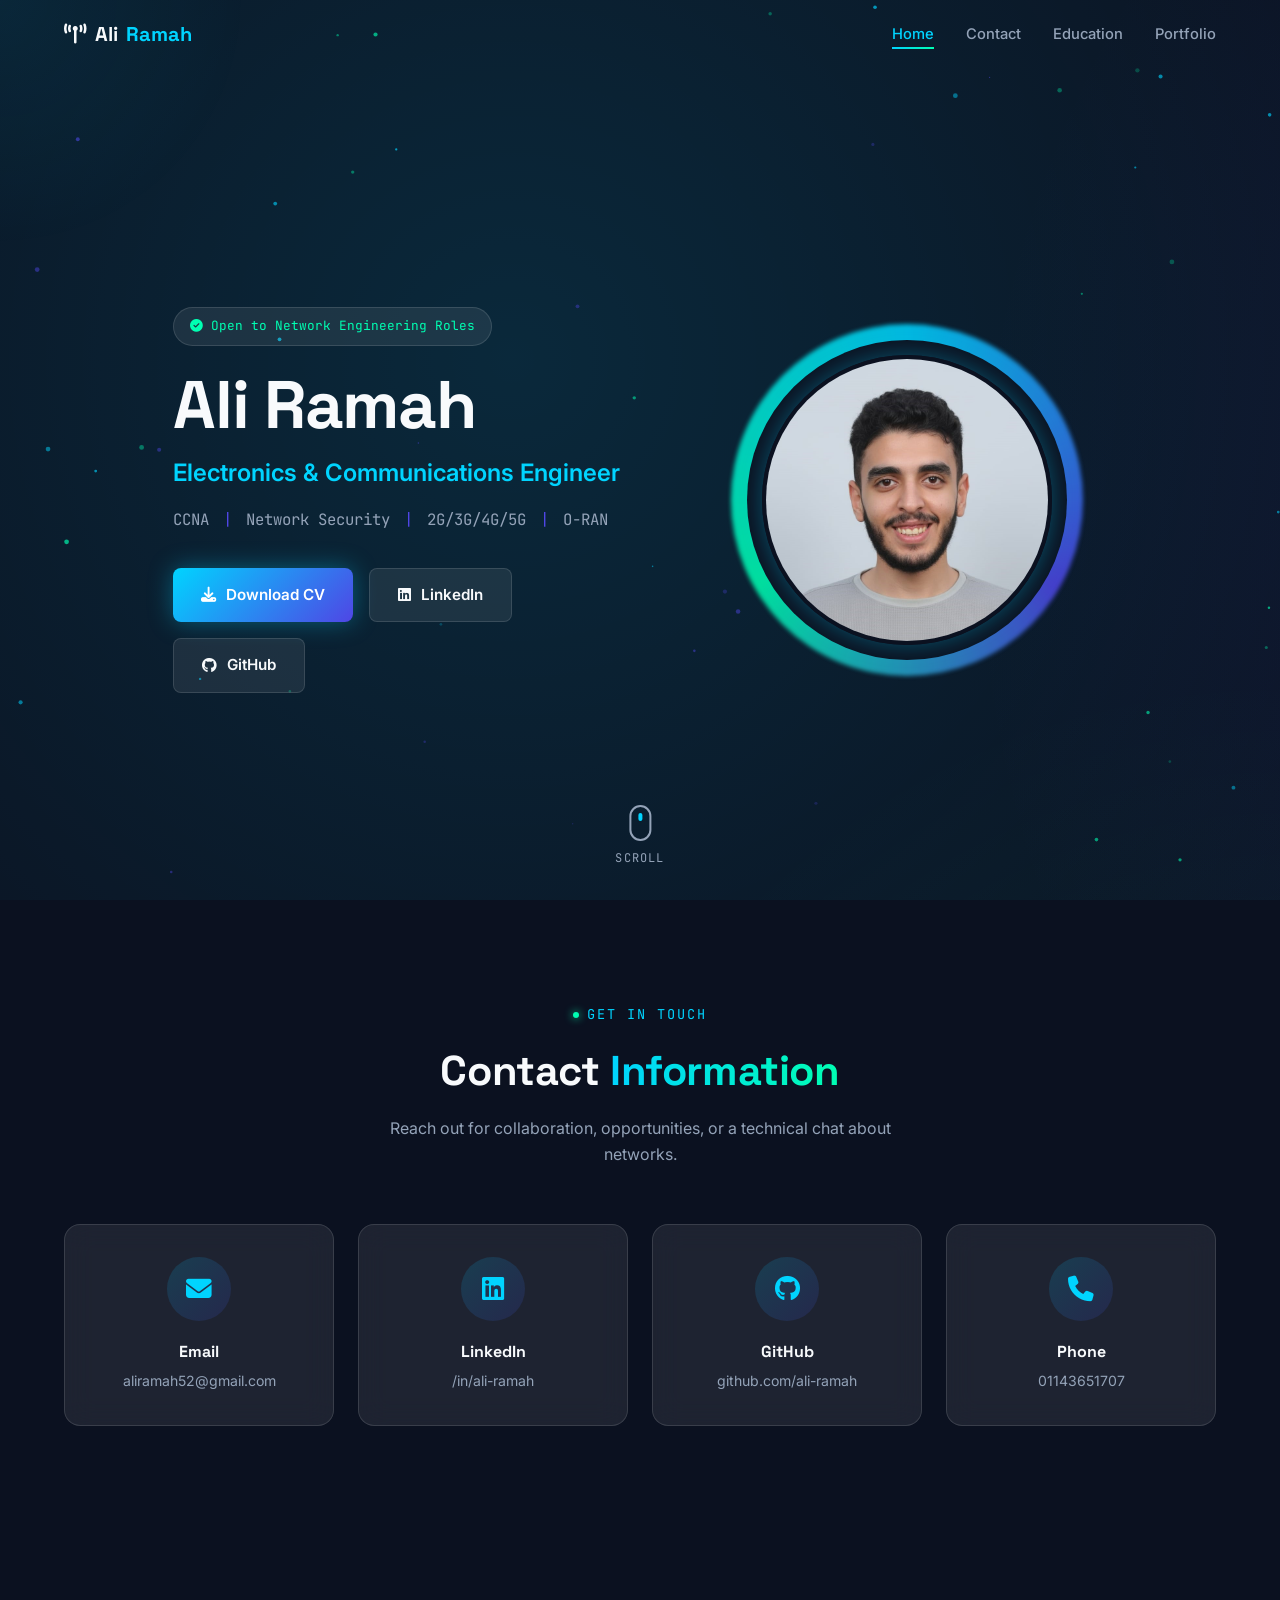
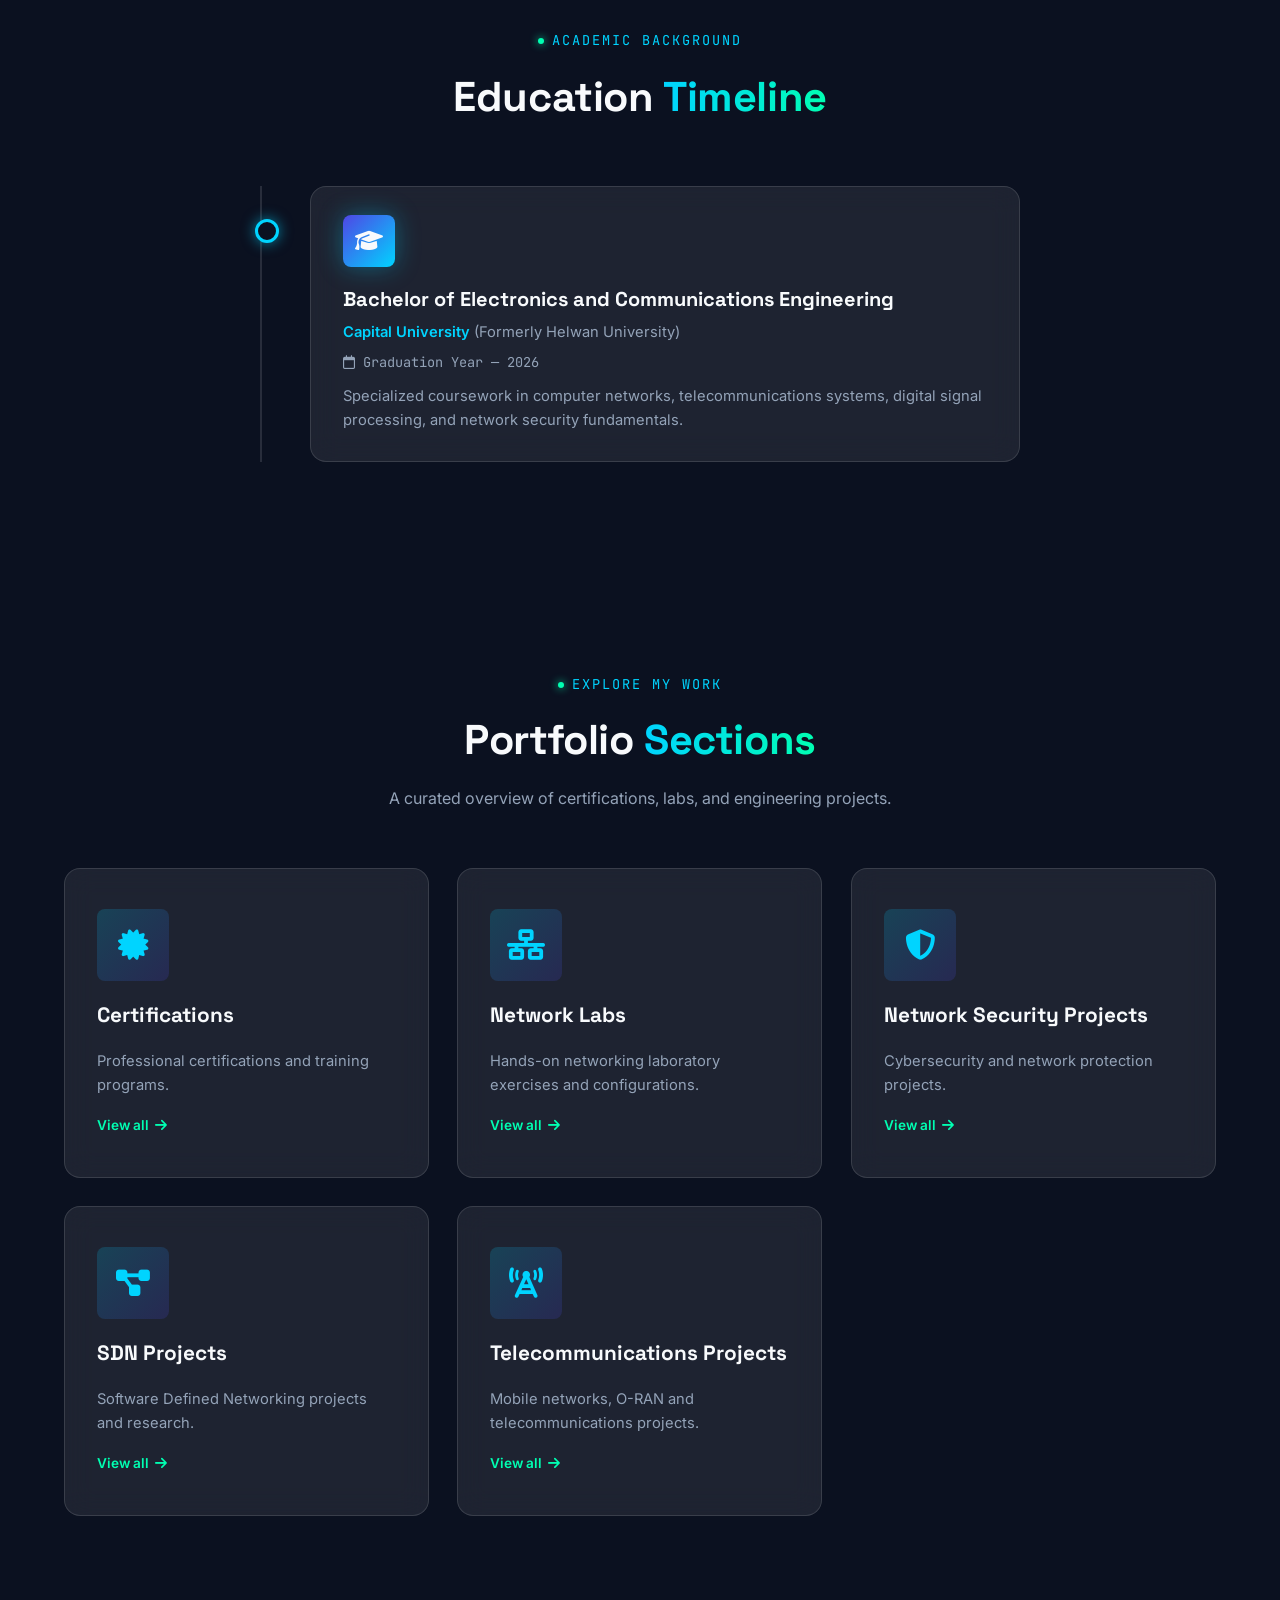
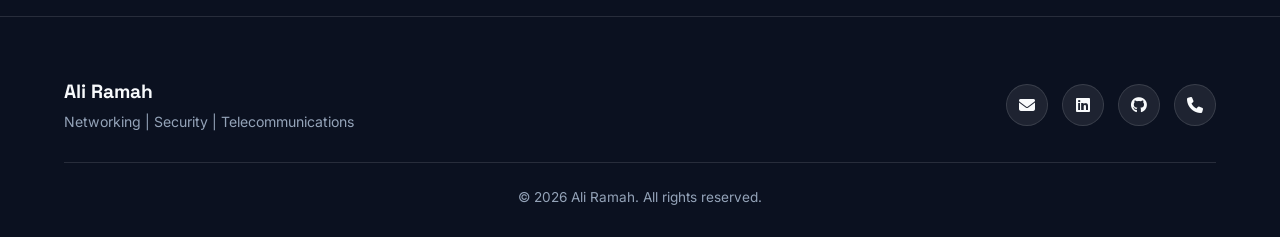
<file: index.html>
<!DOCTYPE html>
<html lang="en">
<head>
  <meta charset="UTF-8" />
  <meta name="viewport" content="width=device-width, initial-scale=1.0" />
  <title>Ali Ramah | Electronics & Communications Engineer — Networking, Security, O-RAN</title>
  <meta name="description" content="Portfolio of Ali Ramah, Electronics & Communications Engineer specializing in Networking, Network Security, Telecommunications, SDN, and O-RAN. CCNA certified, 2G/3G/4G/5G expertise." />
  <meta name="keywords" content="Ali Ramah, Network Engineer, CCNA, Network Security, SDN, O-RAN, Telecommunications, 5G" />
  <meta name="author" content="Ali Ramah" />
 
  <!-- Open Graph -->
  <meta property="og:title" content="Ali Ramah | Electronics & Communications Engineer" />
  <meta property="og:description" content="Networking | Network Security | Telecommunications | SDN | O-RAN" />
  <meta property="og:type" content="website" />
 
  <!-- Favicon -->
  <link rel="icon" href="assets/profile-placeholder.svg" type="image/svg+xml" />
 
  <!-- Fonts -->
  <link rel="preconnect" href="https://fonts.googleapis.com">
  <link href="https://fonts.googleapis.com/css2?family=Space+Grotesk:wght@500;600;700&family=Inter:wght@400;500;600&family=JetBrains+Mono:wght@400;500&display=swap" rel="stylesheet">
 
  <!-- Font Awesome -->
  <link rel="stylesheet" href="https://cdnjs.cloudflare.com/ajax/libs/font-awesome/6.5.1/css/all.min.css" integrity="sha512-DTOQO9RWCH3ppGqcWaEA1BIZOC6xxalwEsw9c2QQeAIftl+Vegovlnee1c9QX4TctnWMn13TZye+giMm8e2LwA==" crossorigin="anonymous" referrerpolicy="no-referrer" />
 
  <!-- Stylesheet -->
  <link rel="stylesheet" href="style.css" />
</head>
<body>
 
  <!-- Ambient background layers -->
  <div class="gradient-bg" aria-hidden="true"></div>
  <canvas id="particles-canvas" aria-hidden="true"></canvas>
  <div class="cursor-glow" aria-hidden="true"></div>
 
  <!-- ================= NAVBAR ================= -->
  <header class="navbar">
    <nav class="container nav-inner">
      <a href="#home" class="logo"><i class="fa-solid fa-tower-broadcast"></i> Ali<span>Ramah</span></a>
 
      <ul class="nav-links">
        <li><a href="#home">Home</a></li>
        <li><a href="#contact">Contact</a></li>
        <li><a href="#education">Education</a></li>
        <li><a href="#portfolio">Portfolio</a></li>
      </ul>
 
      <button class="nav-toggle" aria-label="Toggle navigation menu" aria-expanded="false">
        <span></span><span></span><span></span>
      </button>
    </nav>
 
    
    
  </header>
 
  <!-- ================= HERO ================= -->
  <main>
  <section class="hero" id="home">
    <div class="container hero-grid">
 
      <div class="hero-text">
        <span class="hero-badge"><i class="fa-solid fa-circle-check"></i> Open to Network Engineering Roles</span>
 
        <h1 class="hero-name">Ali Ramah</h1>
        <p class="hero-title">Electronics &amp; Communications Engineer</p>
 
        <p class="hero-subtitle">
          <span>CCNA</span><span class="sep">|</span>
          <span>Network Security</span><span class="sep">|</span>
          <span>2G/3G/4G/5G</span><span class="sep">|</span>
          <span>O-RAN</span>
        </p>
 
        <div class="hero-actions">
          <a href="assets/Ali_Ramah_CV.pdf" class="btn btn-primary" download>
            <i class="fa-solid fa-download"></i> Download CV
          </a>
          <a href="https://linkedin.com/in/ali-ramah" target="_blank" rel="noopener noreferrer" class="btn btn-outline">
            <i class="fa-brands fa-linkedin"></i> LinkedIn
          </a>
          <a href="https://github.com/ali-ramah" target="_blank" rel="noopener noreferrer" class="btn btn-outline">
            <i class="fa-brands fa-github"></i> GitHub
          </a>
        </div>
      </div>
 
      <div class="hero-visual">
        <div class="profile-ring">
          <img src="me.jpg" alt="Portrait of Ali Ramah" class="profile-img" />
        </div>
      </div>
 
    </div>
 
    <div class="scroll-indicator">
      <span class="mouse"></span>
      SCROLL
    </div>
  </section>
 
  <!-- ================= CONTACT ================= -->
  <section class="section" id="contact">
    <div class="container">
      <div class="section-header reveal">
        <span class="section-eyebrow">Get In Touch</span>
        <h2 class="section-title">Contact <span class="gradient-text">Information</span></h2>
        <p class="section-subtitle">Reach out for collaboration, opportunities, or a technical chat about networks.</p>
      </div>
 
      <div class="contact-grid">
        <a href="aliramah52@gmail.com" class="glass-card glow-border contact-card reveal">
          <div class="contact-icon"><i class="fa-solid fa-envelope"></i></div>
          <h3>Email</h3>
          <p>aliramah52@gmail.com</p>
        </a>
 
        <a href="https://linkedin.com/in/ali-ramah" target="_blank" rel="noopener noreferrer" class="glass-card glow-border contact-card reveal">
          <div class="contact-icon"><i class="fa-brands fa-linkedin"></i></div>
          <h3>LinkedIn</h3>
          <p>/in/ali-ramah</p>
        </a>
 
        <a href="https://github.com/ali-ramah" target="_blank" rel="noopener noreferrer" class="glass-card glow-border contact-card reveal">
          <div class="contact-icon"><i class="fa-brands fa-github"></i></div>
          <h3>GitHub</h3>
          <p>github.com/ali-ramah</p>
        </a>
 
        <a href="01143651707" class="glass-card glow-border contact-card reveal">
          <div class="contact-icon"><i class="fa-solid fa-phone"></i></div>
          <h3>Phone</h3>
          <p>01143651707</p>
        </a>
      </div>
    </div>
  </section>
 
  <!-- ================= EDUCATION ================= -->
  <section class="section" id="education">
    <div class="container">
      <div class="section-header reveal">
        <span class="section-eyebrow">Academic Background</span>
        <h2 class="section-title">Education <span class="gradient-text">Timeline</span></h2>
      </div>
 
      <div class="timeline">
        <div class="timeline-item glass-card reveal">
          <div class="timeline-icon"><i class="fa-solid fa-graduation-cap"></i></div>
          <h3>Bachelor of Electronics and Communications Engineering</h3>
          <p class="org">Capital University <span style="color:var(--color-text-dim); font-weight:400;">(Formerly Helwan University)</span></p>
          <span class="date"><i class="fa-regular fa-calendar"></i> Graduation Year — 2026</span>
          <p>Specialized coursework in computer networks, telecommunications systems, digital signal processing, and network security fundamentals.</p>
        </div>
      </div>
    </div>
  </section>
 
  <!-- ================= MAIN PORTFOLIO NAV CARDS ================= -->
  <section class="section" id="portfolio">
    <div class="container">
      <div class="section-header reveal">
        <span class="section-eyebrow">Explore My Work</span>
        <h2 class="section-title">Portfolio <span class="gradient-text">Sections</span></h2>
        <p class="section-subtitle">A curated overview of certifications, labs, and engineering projects.</p>
      </div>
 
      <div class="nav-cards-grid">
 
        <a href="certifications.html" class="glass-card glow-border tilt-card nav-card reveal">
          <div class="card-icon"><i class="fa-solid fa-certificate"></i></div>
          <h3>Certifications</h3>
          <p>Professional certifications and training programs.</p>
          <span class="card-link">View all <i class="fa-solid fa-arrow-right"></i></span>
        </a>
 
        <a href="network-labs.html" class="glass-card glow-border tilt-card nav-card reveal">
          <div class="card-icon"><i class="fa-solid fa-network-wired"></i></div>
          <h3>Network Labs</h3>
          <p>Hands-on networking laboratory exercises and configurations.</p>
          <span class="card-link">View all <i class="fa-solid fa-arrow-right"></i></span>
        </a>
 
        <a href="security-projects.html" class="glass-card glow-border tilt-card nav-card reveal">
          <div class="card-icon"><i class="fa-solid fa-shield-halved"></i></div>
          <h3>Network Security Projects</h3>
          <p>Cybersecurity and network protection projects.</p>
          <span class="card-link">View all <i class="fa-solid fa-arrow-right"></i></span>
        </a>
 
        <a href="sdn-projects.html" class="glass-card glow-border tilt-card nav-card reveal">
          <div class="card-icon"><i class="fa-solid fa-diagram-project"></i></div>
          <h3>SDN Projects</h3>
          <p>Software Defined Networking projects and research.</p>
          <span class="card-link">View all <i class="fa-solid fa-arrow-right"></i></span>
        </a>
 
        <a href="telecom-projects.html" class="glass-card glow-border tilt-card nav-card reveal">
          <div class="card-icon"><i class="fa-solid fa-tower-cell"></i></div>
          <h3>Telecommunications Projects</h3>
          <p>Mobile networks, O-RAN and telecommunications projects.</p>
          <span class="card-link">View all <i class="fa-solid fa-arrow-right"></i></span>
        </a>
 
      </div>
    </div>
  </section>
  </main>
 
  <!-- ================= FOOTER ================= -->
  <footer class="footer">
    <div class="container">
      <div class="footer-inner">
        <div class="footer-brand">
          <h3>Ali Ramah</h3>
          <p>Networking | Security | Telecommunications</p>
        </div>
        <div class="footer-socials">
          <a href="mailto:aliramah52@gmail.com" aria-label="Email"><i class="fa-solid fa-envelope"></i></a>
          <a href="https://linkedin.com/in/ali-ramah" target="_blank" rel="noopener noreferrer" aria-label="LinkedIn"><i class="fa-brands fa-linkedin"></i></a>
          <a href="https://github.com/ali-ramah" target="_blank" rel="noopener noreferrer" aria-label="GitHub"><i class="fa-brands fa-github"></i></a>
          <a href="01143651707" aria-label="Phone"><i class="fa-solid fa-phone"></i></a>
        </div>
      </div>
      <div class="footer-bottom">
        &copy; <span id="year"></span> Ali Ramah. All rights reserved.
      </div>
    </div>
  </footer>
 
  <button class="back-to-top" aria-label="Back to top">
    <i class="fa-solid fa-arrow-up"></i>
  </button>
 
  <script src="script.js"></script>
  <script>document.getElementById('year').textContent = new Date().getFullYear();</script>
</body>
</html>
</file>
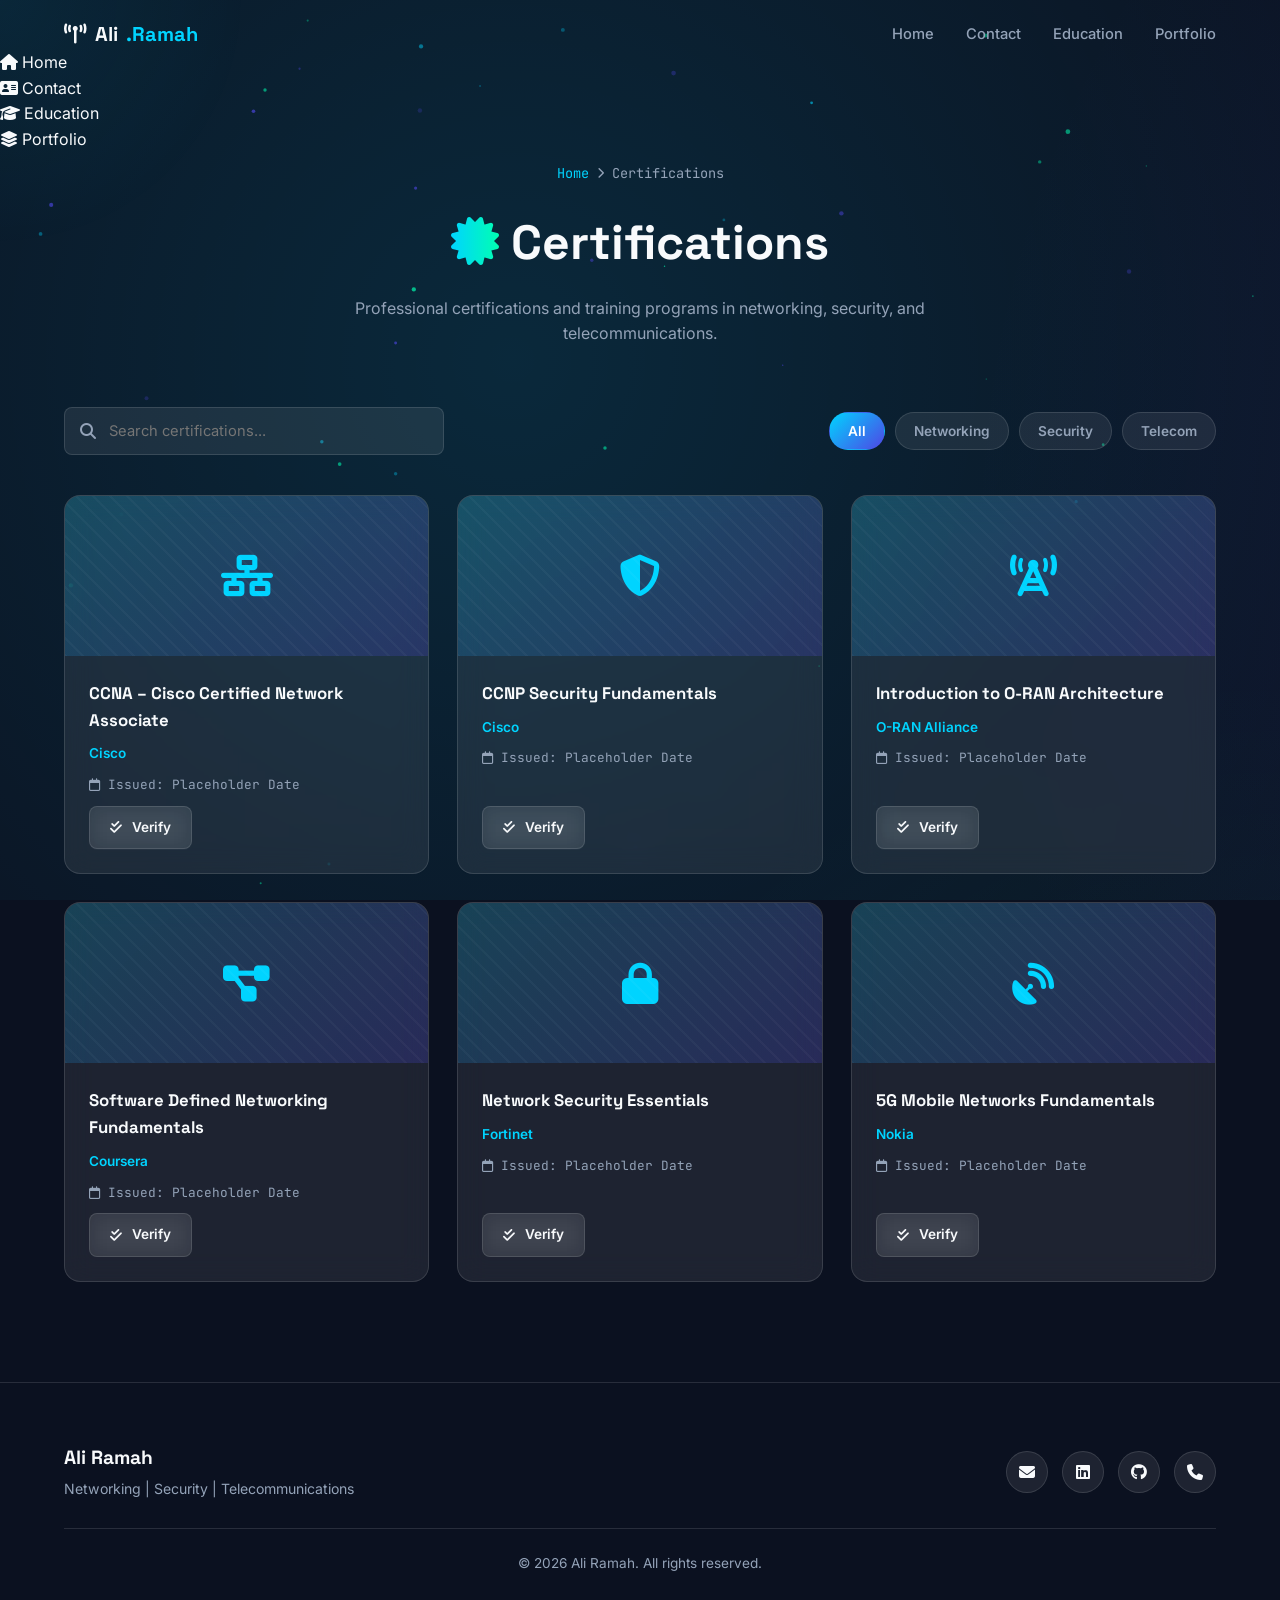
<file: certifications.html>
<!DOCTYPE html>
<html lang="en">
<head>
  <meta charset="UTF-8" />
  <meta name="viewport" content="width=device-width, initial-scale=1.0" />
  <title>Certifications | Ali Ramah</title>
  <meta name="description" content="Professional certifications and training programs completed by Ali Ramah in networking, security, and telecommunications." />
  <link rel="icon" href="assets/profile-placeholder.svg" type="image/svg+xml" />
  <link rel="preconnect" href="https://fonts.googleapis.com">
  <link href="https://fonts.googleapis.com/css2?family=Space+Grotesk:wght@500;600;700&family=Inter:wght@400;500;600&family=JetBrains+Mono:wght@400;500&display=swap" rel="stylesheet">
  <link rel="stylesheet" href="https://cdnjs.cloudflare.com/ajax/libs/font-awesome/6.5.1/css/all.min.css" integrity="sha512-DTOQO9RWCH3ppGqcWaEA1BIZOC6xxalwEsw9c2QQeAIftl+Vegovlnee1c9QX4TctnWMn13TZye+giMm8e2LwA==" crossorigin="anonymous" referrerpolicy="no-referrer" />
  <link rel="stylesheet" href="style.css" />
</head>
<body>

  <div class="gradient-bg" aria-hidden="true"></div>
  <canvas id="particles-canvas" aria-hidden="true"></canvas>
  <div class="cursor-glow" aria-hidden="true"></div>

  <header class="navbar">
    <nav class="container nav-inner">
      <a href="index.html" class="logo"><i class="fa-solid fa-tower-broadcast"></i> Ali<span>.Ramah</span></a>
      <ul class="nav-links">
        <li><a href="index.html#home">Home</a></li>
        <li><a href="index.html#contact">Contact</a></li>
        <li><a href="index.html#education">Education</a></li>
        <li><a href="index.html#portfolio">Portfolio</a></li>
      </ul>
      <button class="nav-toggle" aria-label="Toggle navigation menu" aria-expanded="false">
        <span></span><span></span><span></span>
      </button>
    </nav>
    <ul class="nav-menu-mobile">
      <li><a href="index.html#home"><i class="fa-solid fa-house"></i> Home</a></li>
      <li><a href="index.html#contact"><i class="fa-solid fa-address-card"></i> Contact</a></li>
      <li><a href="index.html#education"><i class="fa-solid fa-graduation-cap"></i> Education</a></li>
      <li><a href="index.html#portfolio"><i class="fa-solid fa-layer-group"></i> Portfolio</a></li>
    </ul>
  </header>

  <main>
  <section class="page-hero container">
    <div class="breadcrumb"><a href="index.html">Home</a> <i class="fa-solid fa-chevron-right" style="font-size:0.7rem;"></i> Certifications</div>
    <h1><i class="fa-solid fa-certificate gradient-text"></i> Certifications</h1>
    <p>Professional certifications and training programs in networking, security, and telecommunications.</p>
  </section>

  <section class="section" style="padding-top:0;">
    <div class="container">

      <div class="toolbar reveal">
        <div class="search-box">
          <i class="fa-solid fa-magnifying-glass"></i>
          <input type="text" id="certSearch" placeholder="Search certifications..." aria-label="Search certifications" />
        </div>
        <div class="filter-group">
          <button class="filter-btn active" data-filter="all">All</button>
          <button class="filter-btn" data-filter="networking">Networking</button>
          <button class="filter-btn" data-filter="security">Security</button>
          <button class="filter-btn" data-filter="telecom">Telecom</button>
        </div>
      </div>

      <div class="cert-grid">

        <div class="glass-card cert-card reveal" data-title="CCNA - Cisco Certified Network Associate" data-category="networking">
          <div class="cert-thumb"><i class="fa-solid fa-network-wired"></i></div>
          <div class="cert-body">
            <h3>CCNA – Cisco Certified Network Associate</h3>
            <span class="cert-issuer">Cisco</span>
            <span class="cert-date"><i class="fa-regular fa-calendar"></i> Issued: Placeholder Date</span>
            <a href="#" class="btn btn-outline" target="_blank" rel="noopener noreferrer"><i class="fa-solid fa-check-double"></i> Verify</a>
          </div>
        </div>

        <div class="glass-card cert-card reveal" data-title="CCNP Security Fundamentals" data-category="security">
          <div class="cert-thumb"><i class="fa-solid fa-shield-halved"></i></div>
          <div class="cert-body">
            <h3>CCNP Security Fundamentals</h3>
            <span class="cert-issuer">Cisco</span>
            <span class="cert-date"><i class="fa-regular fa-calendar"></i> Issued: Placeholder Date</span>
            <a href="#" class="btn btn-outline" target="_blank" rel="noopener noreferrer"><i class="fa-solid fa-check-double"></i> Verify</a>
          </div>
        </div>

        <div class="glass-card cert-card reveal" data-title="Introduction to O-RAN Architecture" data-category="telecom">
          <div class="cert-thumb"><i class="fa-solid fa-tower-cell"></i></div>
          <div class="cert-body">
            <h3>Introduction to O-RAN Architecture</h3>
            <span class="cert-issuer">O-RAN Alliance</span>
            <span class="cert-date"><i class="fa-regular fa-calendar"></i> Issued: Placeholder Date</span>
            <a href="#" class="btn btn-outline" target="_blank" rel="noopener noreferrer"><i class="fa-solid fa-check-double"></i> Verify</a>
          </div>
        </div>

        <div class="glass-card cert-card reveal" data-title="Software Defined Networking Fundamentals" data-category="networking">
          <div class="cert-thumb"><i class="fa-solid fa-diagram-project"></i></div>
          <div class="cert-body">
            <h3>Software Defined Networking Fundamentals</h3>
            <span class="cert-issuer">Coursera</span>
            <span class="cert-date"><i class="fa-regular fa-calendar"></i> Issued: Placeholder Date</span>
            <a href="#" class="btn btn-outline" target="_blank" rel="noopener noreferrer"><i class="fa-solid fa-check-double"></i> Verify</a>
          </div>
        </div>

        <div class="glass-card cert-card reveal" data-title="Network Security Essentials" data-category="security">
          <div class="cert-thumb"><i class="fa-solid fa-lock"></i></div>
          <div class="cert-body">
            <h3>Network Security Essentials</h3>
            <span class="cert-issuer">Fortinet</span>
            <span class="cert-date"><i class="fa-regular fa-calendar"></i> Issued: Placeholder Date</span>
            <a href="#" class="btn btn-outline" target="_blank" rel="noopener noreferrer"><i class="fa-solid fa-check-double"></i> Verify</a>
          </div>
        </div>

        <div class="glass-card cert-card reveal" data-title="5G Mobile Networks Fundamentals" data-category="telecom">
          <div class="cert-thumb"><i class="fa-solid fa-satellite-dish"></i></div>
          <div class="cert-body">
            <h3>5G Mobile Networks Fundamentals</h3>
            <span class="cert-issuer">Nokia</span>
            <span class="cert-date"><i class="fa-regular fa-calendar"></i> Issued: Placeholder Date</span>
            <a href="#" class="btn btn-outline" target="_blank" rel="noopener noreferrer"><i class="fa-solid fa-check-double"></i> Verify</a>
          </div>
        </div>

      </div>
    </div>
  </section>
  </main>

  <footer class="footer">
    <div class="container">
      <div class="footer-inner">
        <div class="footer-brand">
          <h3>Ali Ramah</h3>
          <p>Networking | Security | Telecommunications</p>
        </div>
        <div class="footer-socials">
          <a href="mailto:ali.ramah@example.com" aria-label="Email"><i class="fa-solid fa-envelope"></i></a>
          <a href="https://linkedin.com/in/ali-ramah" target="_blank" rel="noopener noreferrer" aria-label="LinkedIn"><i class="fa-brands fa-linkedin"></i></a>
          <a href="https://github.com/ali-ramah" target="_blank" rel="noopener noreferrer" aria-label="GitHub"><i class="fa-brands fa-github"></i></a>
          <a href="tel:+201000000000" aria-label="Phone"><i class="fa-solid fa-phone"></i></a>
        </div>
      </div>
      <div class="footer-bottom">&copy; <span id="year"></span> Ali Ramah. All rights reserved.</div>
    </div>
  </footer>

  <button class="back-to-top" aria-label="Back to top"><i class="fa-solid fa-arrow-up"></i></button>

  <script src="script.js"></script>
  <script>document.getElementById('year').textContent = new Date().getFullYear();</script>
</body>
</html>
</file>
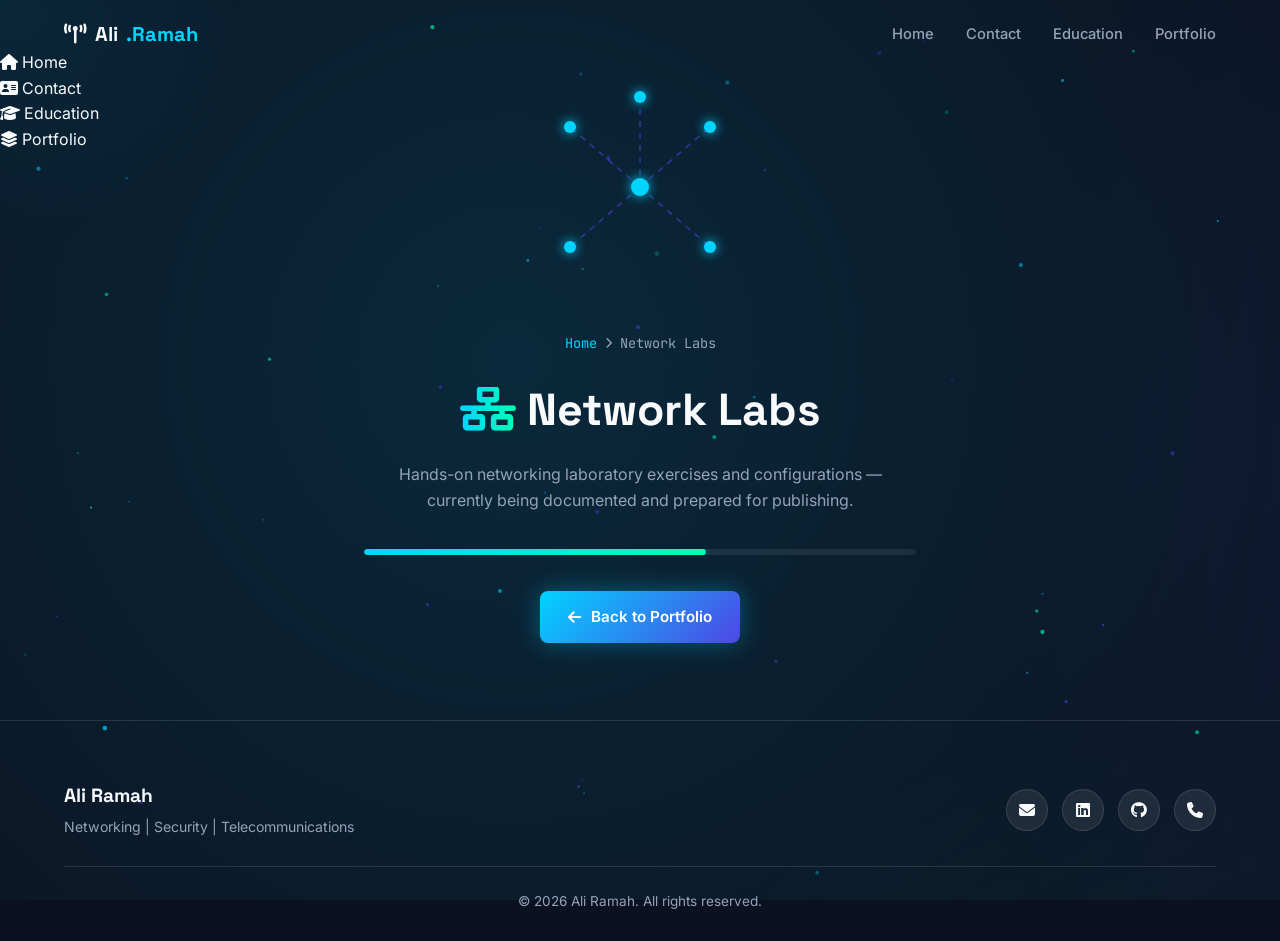
<file: network-labs.html>
<!DOCTYPE html>
<html lang="en">
<head>
  <meta charset="UTF-8" />
  <meta name="viewport" content="width=device-width, initial-scale=1.0" />
  <title>Network Labs | Ali Ramah</title>
  <meta name="description" content="Hands-on networking laboratory exercises and configurations by Ali Ramah — coming soon." />
  <link rel="icon" href="assets/profile-placeholder.svg" type="image/svg+xml" />
  <link rel="preconnect" href="https://fonts.googleapis.com">
  <link href="https://fonts.googleapis.com/css2?family=Space+Grotesk:wght@500;600;700&family=Inter:wght@400;500;600&family=JetBrains+Mono:wght@400;500&display=swap" rel="stylesheet">
  <link rel="stylesheet" href="https://cdnjs.cloudflare.com/ajax/libs/font-awesome/6.5.1/css/all.min.css" integrity="sha512-DTOQO9RWCH3ppGqcWaEA1BIZOC6xxalwEsw9c2QQeAIftl+Vegovlnee1c9QX4TctnWMn13TZye+giMm8e2LwA==" crossorigin="anonymous" referrerpolicy="no-referrer" />
  <link rel="stylesheet" href="style.css" />
</head>
<body>

  <div class="gradient-bg" aria-hidden="true"></div>
  <canvas id="particles-canvas" aria-hidden="true"></canvas>
  <div class="cursor-glow" aria-hidden="true"></div>

  <header class="navbar">
    <nav class="container nav-inner">
      <a href="index.html" class="logo"><i class="fa-solid fa-tower-broadcast"></i> Ali<span>.Ramah</span></a>
      <ul class="nav-links">
        <li><a href="index.html#home">Home</a></li>
        <li><a href="index.html#contact">Contact</a></li>
        <li><a href="index.html#education">Education</a></li>
        <li><a href="index.html#portfolio">Portfolio</a></li>
      </ul>
      <button class="nav-toggle" aria-label="Toggle navigation menu" aria-expanded="false">
        <span></span><span></span><span></span>
      </button>
    </nav>
    <ul class="nav-menu-mobile">
      <li><a href="index.html#home"><i class="fa-solid fa-house"></i> Home</a></li>
      <li><a href="index.html#contact"><i class="fa-solid fa-address-card"></i> Contact</a></li>
      <li><a href="index.html#education"><i class="fa-solid fa-graduation-cap"></i> Education</a></li>
      <li><a href="index.html#portfolio"><i class="fa-solid fa-layer-group"></i> Portfolio</a></li>
    </ul>
  </header>

  <main>
  <section class="coming-soon container">
    <div class="coming-soon-inner reveal visible">

      <div class="network-anim">
        <svg viewBox="0 0 220 220">
          <line class="link" x1="110" y1="110" x2="40" y2="50" />
          <line class="link" x1="110" y1="110" x2="180" y2="50" />
          <line class="link" x1="110" y1="110" x2="40" y2="170" />
          <line class="link" x1="110" y1="110" x2="180" y2="170" />
          <line class="link" x1="110" y1="110" x2="110" y2="20" />
          <circle class="node" cx="110" cy="110" r="9" />
          <circle class="node" cx="40" cy="50" r="6" />
          <circle class="node" cx="180" cy="50" r="6" />
          <circle class="node" cx="40" cy="170" r="6" />
          <circle class="node" cx="180" cy="170" r="6" />
          <circle class="node" cx="110" cy="20" r="6" />
        </svg>
      </div>

      <div class="breadcrumb" style="justify-content:center; display:flex;"><a href="index.html">Home</a> <i class="fa-solid fa-chevron-right" style="font-size:0.7rem;"></i> Network Labs</div>
      <h1><i class="fa-solid fa-network-wired gradient-text"></i> Network Labs</h1>
      <p>Hands-on networking laboratory exercises and configurations — currently being documented and prepared for publishing.</p>

      <div class="progress-bar"><div class="fill"></div></div>

      <a href="index.html#portfolio" class="btn btn-primary"><i class="fa-solid fa-arrow-left"></i> Back to Portfolio</a>
    </div>
  </section>
  </main>

  <footer class="footer">
    <div class="container">
      <div class="footer-inner">
        <div class="footer-brand">
          <h3>Ali Ramah</h3>
          <p>Networking | Security | Telecommunications</p>
        </div>
        <div class="footer-socials">
          <a href="mailto:ali.ramah@example.com" aria-label="Email"><i class="fa-solid fa-envelope"></i></a>
          <a href="https://linkedin.com/in/ali-ramah" target="_blank" rel="noopener noreferrer" aria-label="LinkedIn"><i class="fa-brands fa-linkedin"></i></a>
          <a href="https://github.com/ali-ramah" target="_blank" rel="noopener noreferrer" aria-label="GitHub"><i class="fa-brands fa-github"></i></a>
          <a href="tel:+201000000000" aria-label="Phone"><i class="fa-solid fa-phone"></i></a>
        </div>
      </div>
      <div class="footer-bottom">&copy; <span id="year"></span> Ali Ramah. All rights reserved.</div>
    </div>
  </footer>

  <button class="back-to-top" aria-label="Back to top"><i class="fa-solid fa-arrow-up"></i></button>

  <script src="script.js"></script>
  <script>document.getElementById('year').textContent = new Date().getFullYear();</script>
</body>
</html>
</file>
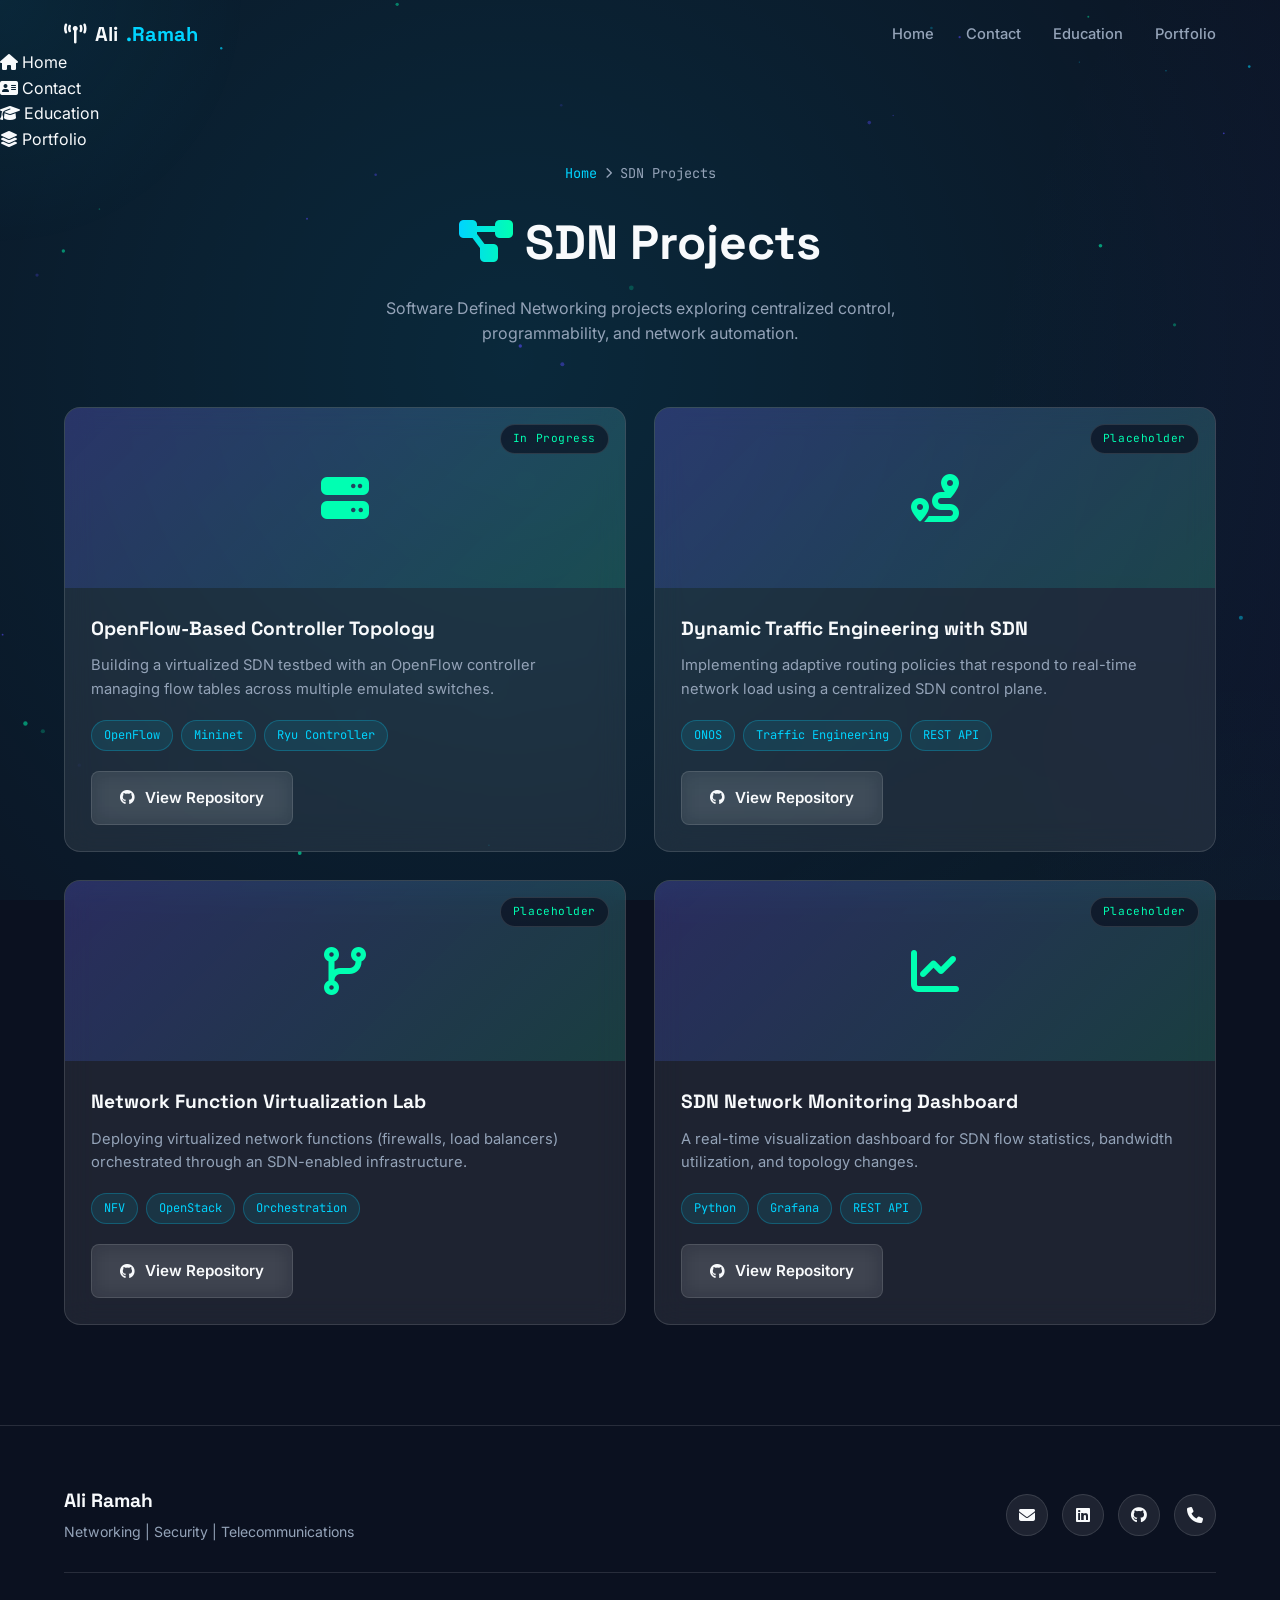
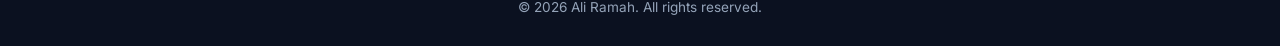
<file: sdn-projects.html>
<!DOCTYPE html>
<html lang="en">
<head>
  <meta charset="UTF-8" />
  <meta name="viewport" content="width=device-width, initial-scale=1.0" />
  <title>SDN Projects | Ali Ramah</title>
  <meta name="description" content="Software Defined Networking projects and research by Ali Ramah." />
  <link rel="icon" href="assets/profile-placeholder.svg" type="image/svg+xml" />
  <link rel="preconnect" href="https://fonts.googleapis.com">
  <link href="https://fonts.googleapis.com/css2?family=Space+Grotesk:wght@500;600;700&family=Inter:wght@400;500;600&family=JetBrains+Mono:wght@400;500&display=swap" rel="stylesheet">
  <link rel="stylesheet" href="https://cdnjs.cloudflare.com/ajax/libs/font-awesome/6.5.1/css/all.min.css" integrity="sha512-DTOQO9RWCH3ppGqcWaEA1BIZOC6xxalwEsw9c2QQeAIftl+Vegovlnee1c9QX4TctnWMn13TZye+giMm8e2LwA==" crossorigin="anonymous" referrerpolicy="no-referrer" />
  <link rel="stylesheet" href="style.css" />
</head>
<body>

  <div class="gradient-bg" aria-hidden="true"></div>
  <canvas id="particles-canvas" aria-hidden="true"></canvas>
  <div class="cursor-glow" aria-hidden="true"></div>

  <header class="navbar">
    <nav class="container nav-inner">
      <a href="index.html" class="logo"><i class="fa-solid fa-tower-broadcast"></i> Ali<span>.Ramah</span></a>
      <ul class="nav-links">
        <li><a href="index.html#home">Home</a></li>
        <li><a href="index.html#contact">Contact</a></li>
        <li><a href="index.html#education">Education</a></li>
        <li><a href="index.html#portfolio">Portfolio</a></li>
      </ul>
      <button class="nav-toggle" aria-label="Toggle navigation menu" aria-expanded="false">
        <span></span><span></span><span></span>
      </button>
    </nav>
    <ul class="nav-menu-mobile">
      <li><a href="index.html#home"><i class="fa-solid fa-house"></i> Home</a></li>
      <li><a href="index.html#contact"><i class="fa-solid fa-address-card"></i> Contact</a></li>
      <li><a href="index.html#education"><i class="fa-solid fa-graduation-cap"></i> Education</a></li>
      <li><a href="index.html#portfolio"><i class="fa-solid fa-layer-group"></i> Portfolio</a></li>
    </ul>
  </header>

  <main>
  <section class="page-hero container">
    <div class="breadcrumb"><a href="index.html">Home</a> <i class="fa-solid fa-chevron-right" style="font-size:0.7rem;"></i> SDN Projects</div>
    <h1><i class="fa-solid fa-diagram-project gradient-text"></i> SDN Projects</h1>
    <p>Software Defined Networking projects exploring centralized control, programmability, and network automation.</p>
  </section>

  <section class="section" style="padding-top:0;">
    <div class="container">
      <div class="project-grid">

        <article class="glass-card project-card reveal">
          <div class="project-banner"><i class="fa-solid fa-server"></i><span class="project-status">In Progress</span></div>
          <div class="project-content">
            <h3>OpenFlow-Based Controller Topology</h3>
            <p>Building a virtualized SDN testbed with an OpenFlow controller managing flow tables across multiple emulated switches.</p>
            <div class="tag-list">
              <span class="tag">OpenFlow</span>
              <span class="tag">Mininet</span>
              <span class="tag">Ryu Controller</span>
            </div>
            <a href="#" class="btn btn-outline"><i class="fa-brands fa-github"></i> View Repository</a>
          </div>
        </article>

        <article class="glass-card project-card reveal">
          <div class="project-banner"><i class="fa-solid fa-route"></i><span class="project-status">Placeholder</span></div>
          <div class="project-content">
            <h3>Dynamic Traffic Engineering with SDN</h3>
            <p>Implementing adaptive routing policies that respond to real-time network load using a centralized SDN control plane.</p>
            <div class="tag-list">
              <span class="tag">ONOS</span>
              <span class="tag">Traffic Engineering</span>
              <span class="tag">REST API</span>
            </div>
            <a href="#" class="btn btn-outline"><i class="fa-brands fa-github"></i> View Repository</a>
          </div>
        </article>

        <article class="glass-card project-card reveal">
          <div class="project-banner"><i class="fa-solid fa-code-branch"></i><span class="project-status">Placeholder</span></div>
          <div class="project-content">
            <h3>Network Function Virtualization Lab</h3>
            <p>Deploying virtualized network functions (firewalls, load balancers) orchestrated through an SDN-enabled infrastructure.</p>
            <div class="tag-list">
              <span class="tag">NFV</span>
              <span class="tag">OpenStack</span>
              <span class="tag">Orchestration</span>
            </div>
            <a href="#" class="btn btn-outline"><i class="fa-brands fa-github"></i> View Repository</a>
          </div>
        </article>

        <article class="glass-card project-card reveal">
          <div class="project-banner"><i class="fa-solid fa-chart-line"></i><span class="project-status">Placeholder</span></div>
          <div class="project-content">
            <h3>SDN Network Monitoring Dashboard</h3>
            <p>A real-time visualization dashboard for SDN flow statistics, bandwidth utilization, and topology changes.</p>
            <div class="tag-list">
              <span class="tag">Python</span>
              <span class="tag">Grafana</span>
              <span class="tag">REST API</span>
            </div>
            <a href="#" class="btn btn-outline"><i class="fa-brands fa-github"></i> View Repository</a>
          </div>
        </article>

      </div>
    </div>
  </section>
  </main>

  <footer class="footer">
    <div class="container">
      <div class="footer-inner">
        <div class="footer-brand">
          <h3>Ali Ramah</h3>
          <p>Networking | Security | Telecommunications</p>
        </div>
        <div class="footer-socials">
          <a href="mailto:ali.ramah@example.com" aria-label="Email"><i class="fa-solid fa-envelope"></i></a>
          <a href="https://linkedin.com/in/ali-ramah" target="_blank" rel="noopener noreferrer" aria-label="LinkedIn"><i class="fa-brands fa-linkedin"></i></a>
          <a href="https://github.com/ali-ramah" target="_blank" rel="noopener noreferrer" aria-label="GitHub"><i class="fa-brands fa-github"></i></a>
          <a href="tel:+201000000000" aria-label="Phone"><i class="fa-solid fa-phone"></i></a>
        </div>
      </div>
      <div class="footer-bottom">&copy; <span id="year"></span> Ali Ramah. All rights reserved.</div>
    </div>
  </footer>

  <button class="back-to-top" aria-label="Back to top"><i class="fa-solid fa-arrow-up"></i></button>

  <script src="script.js"></script>
  <script>document.getElementById('year').textContent = new Date().getFullYear();</script>
</body>
</html>
</file>
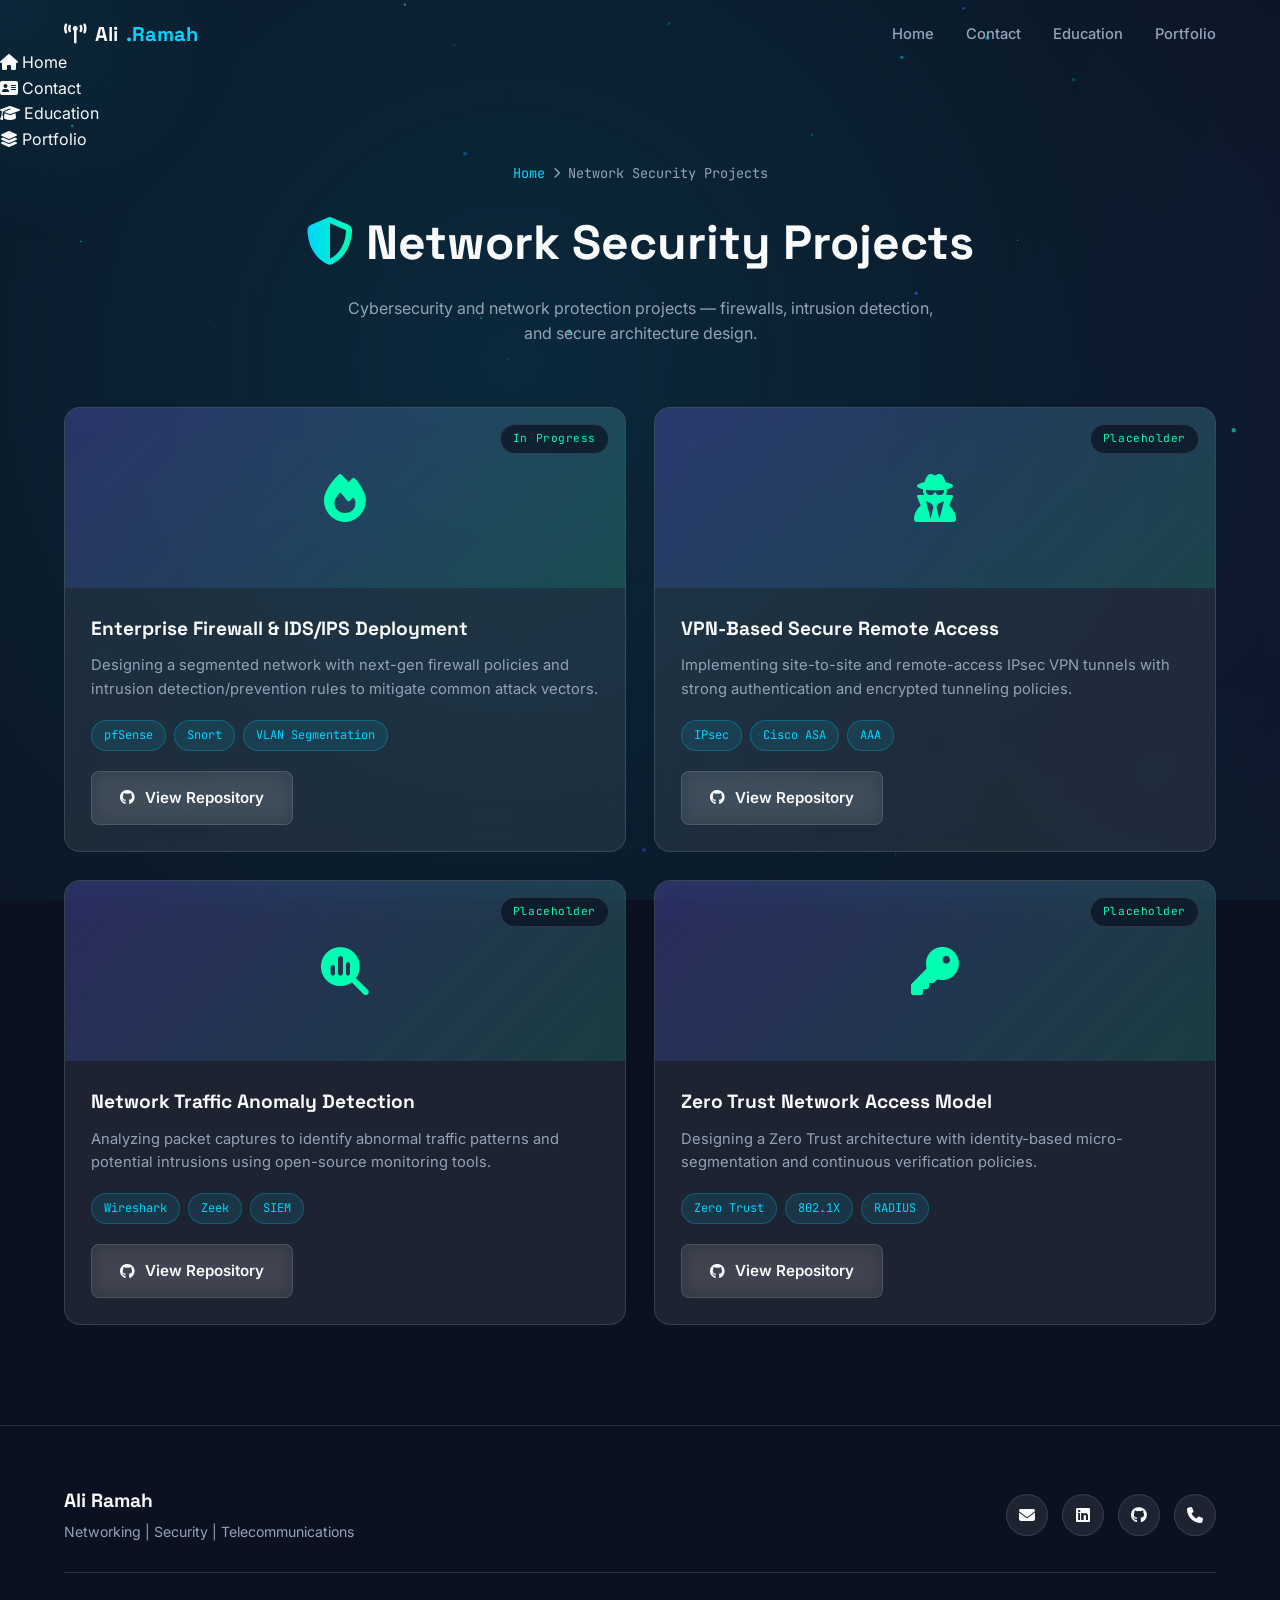
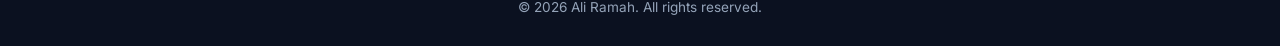
<file: security-projects.html>
<!DOCTYPE html>
<html lang="en">
<head>
  <meta charset="UTF-8" />
  <meta name="viewport" content="width=device-width, initial-scale=1.0" />
  <title>Network Security Projects | Ali Ramah</title>
  <meta name="description" content="Cybersecurity and network protection projects by Ali Ramah." />
  <link rel="icon" href="assets/profile-placeholder.svg" type="image/svg+xml" />
  <link rel="preconnect" href="https://fonts.googleapis.com">
  <link href="https://fonts.googleapis.com/css2?family=Space+Grotesk:wght@500;600;700&family=Inter:wght@400;500;600&family=JetBrains+Mono:wght@400;500&display=swap" rel="stylesheet">
  <link rel="stylesheet" href="https://cdnjs.cloudflare.com/ajax/libs/font-awesome/6.5.1/css/all.min.css" integrity="sha512-DTOQO9RWCH3ppGqcWaEA1BIZOC6xxalwEsw9c2QQeAIftl+Vegovlnee1c9QX4TctnWMn13TZye+giMm8e2LwA==" crossorigin="anonymous" referrerpolicy="no-referrer" />
  <link rel="stylesheet" href="style.css" />
</head>
<body>

  <div class="gradient-bg" aria-hidden="true"></div>
  <canvas id="particles-canvas" aria-hidden="true"></canvas>
  <div class="cursor-glow" aria-hidden="true"></div>

  <header class="navbar">
    <nav class="container nav-inner">
      <a href="index.html" class="logo"><i class="fa-solid fa-tower-broadcast"></i> Ali<span>.Ramah</span></a>
      <ul class="nav-links">
        <li><a href="index.html#home">Home</a></li>
        <li><a href="index.html#contact">Contact</a></li>
        <li><a href="index.html#education">Education</a></li>
        <li><a href="index.html#portfolio">Portfolio</a></li>
      </ul>
      <button class="nav-toggle" aria-label="Toggle navigation menu" aria-expanded="false">
        <span></span><span></span><span></span>
      </button>
    </nav>
    <ul class="nav-menu-mobile">
      <li><a href="index.html#home"><i class="fa-solid fa-house"></i> Home</a></li>
      <li><a href="index.html#contact"><i class="fa-solid fa-address-card"></i> Contact</a></li>
      <li><a href="index.html#education"><i class="fa-solid fa-graduation-cap"></i> Education</a></li>
      <li><a href="index.html#portfolio"><i class="fa-solid fa-layer-group"></i> Portfolio</a></li>
    </ul>
  </header>

  <main>
  <section class="page-hero container">
    <div class="breadcrumb"><a href="index.html">Home</a> <i class="fa-solid fa-chevron-right" style="font-size:0.7rem;"></i> Network Security Projects</div>
    <h1><i class="fa-solid fa-shield-halved gradient-text"></i> Network Security Projects</h1>
    <p>Cybersecurity and network protection projects — firewalls, intrusion detection, and secure architecture design.</p>
  </section>

  <section class="section" style="padding-top:0;">
    <div class="container">
      <div class="project-grid">

        <article class="glass-card project-card reveal">
          <div class="project-banner"><i class="fa-solid fa-fire"></i><span class="project-status">In Progress</span></div>
          <div class="project-content">
            <h3>Enterprise Firewall &amp; IDS/IPS Deployment</h3>
            <p>Designing a segmented network with next-gen firewall policies and intrusion detection/prevention rules to mitigate common attack vectors.</p>
            <div class="tag-list">
              <span class="tag">pfSense</span>
              <span class="tag">Snort</span>
              <span class="tag">VLAN Segmentation</span>
            </div>
            <a href="#" class="btn btn-outline"><i class="fa-brands fa-github"></i> View Repository</a>
          </div>
        </article>

        <article class="glass-card project-card reveal">
          <div class="project-banner"><i class="fa-solid fa-user-secret"></i><span class="project-status">Placeholder</span></div>
          <div class="project-content">
            <h3>VPN-Based Secure Remote Access</h3>
            <p>Implementing site-to-site and remote-access IPsec VPN tunnels with strong authentication and encrypted tunneling policies.</p>
            <div class="tag-list">
              <span class="tag">IPsec</span>
              <span class="tag">Cisco ASA</span>
              <span class="tag">AAA</span>
            </div>
            <a href="#" class="btn btn-outline"><i class="fa-brands fa-github"></i> View Repository</a>
          </div>
        </article>

        <article class="glass-card project-card reveal">
          <div class="project-banner"><i class="fa-solid fa-magnifying-glass-chart"></i><span class="project-status">Placeholder</span></div>
          <div class="project-content">
            <h3>Network Traffic Anomaly Detection</h3>
            <p>Analyzing packet captures to identify abnormal traffic patterns and potential intrusions using open-source monitoring tools.</p>
            <div class="tag-list">
              <span class="tag">Wireshark</span>
              <span class="tag">Zeek</span>
              <span class="tag">SIEM</span>
            </div>
            <a href="#" class="btn btn-outline"><i class="fa-brands fa-github"></i> View Repository</a>
          </div>
        </article>

        <article class="glass-card project-card reveal">
          <div class="project-banner"><i class="fa-solid fa-key"></i><span class="project-status">Placeholder</span></div>
          <div class="project-content">
            <h3>Zero Trust Network Access Model</h3>
            <p>Designing a Zero Trust architecture with identity-based micro-segmentation and continuous verification policies.</p>
            <div class="tag-list">
              <span class="tag">Zero Trust</span>
              <span class="tag">802.1X</span>
              <span class="tag">RADIUS</span>
            </div>
            <a href="#" class="btn btn-outline"><i class="fa-brands fa-github"></i> View Repository</a>
          </div>
        </article>

      </div>
    </div>
  </section>
  </main>

  <footer class="footer">
    <div class="container">
      <div class="footer-inner">
        <div class="footer-brand">
          <h3>Ali Ramah</h3>
          <p>Networking | Security | Telecommunications</p>
        </div>
        <div class="footer-socials">
          <a href="mailto:ali.ramah@example.com" aria-label="Email"><i class="fa-solid fa-envelope"></i></a>
          <a href="https://linkedin.com/in/ali-ramah" target="_blank" rel="noopener noreferrer" aria-label="LinkedIn"><i class="fa-brands fa-linkedin"></i></a>
          <a href="https://github.com/ali-ramah" target="_blank" rel="noopener noreferrer" aria-label="GitHub"><i class="fa-brands fa-github"></i></a>
          <a href="tel:+201000000000" aria-label="Phone"><i class="fa-solid fa-phone"></i></a>
        </div>
      </div>
      <div class="footer-bottom">&copy; <span id="year"></span> Ali Ramah. All rights reserved.</div>
    </div>
  </footer>

  <button class="back-to-top" aria-label="Back to top"><i class="fa-solid fa-arrow-up"></i></button>

  <script src="script.js"></script>
  <script>document.getElementById('year').textContent = new Date().getFullYear();</script>
</body>
</html>
</file>
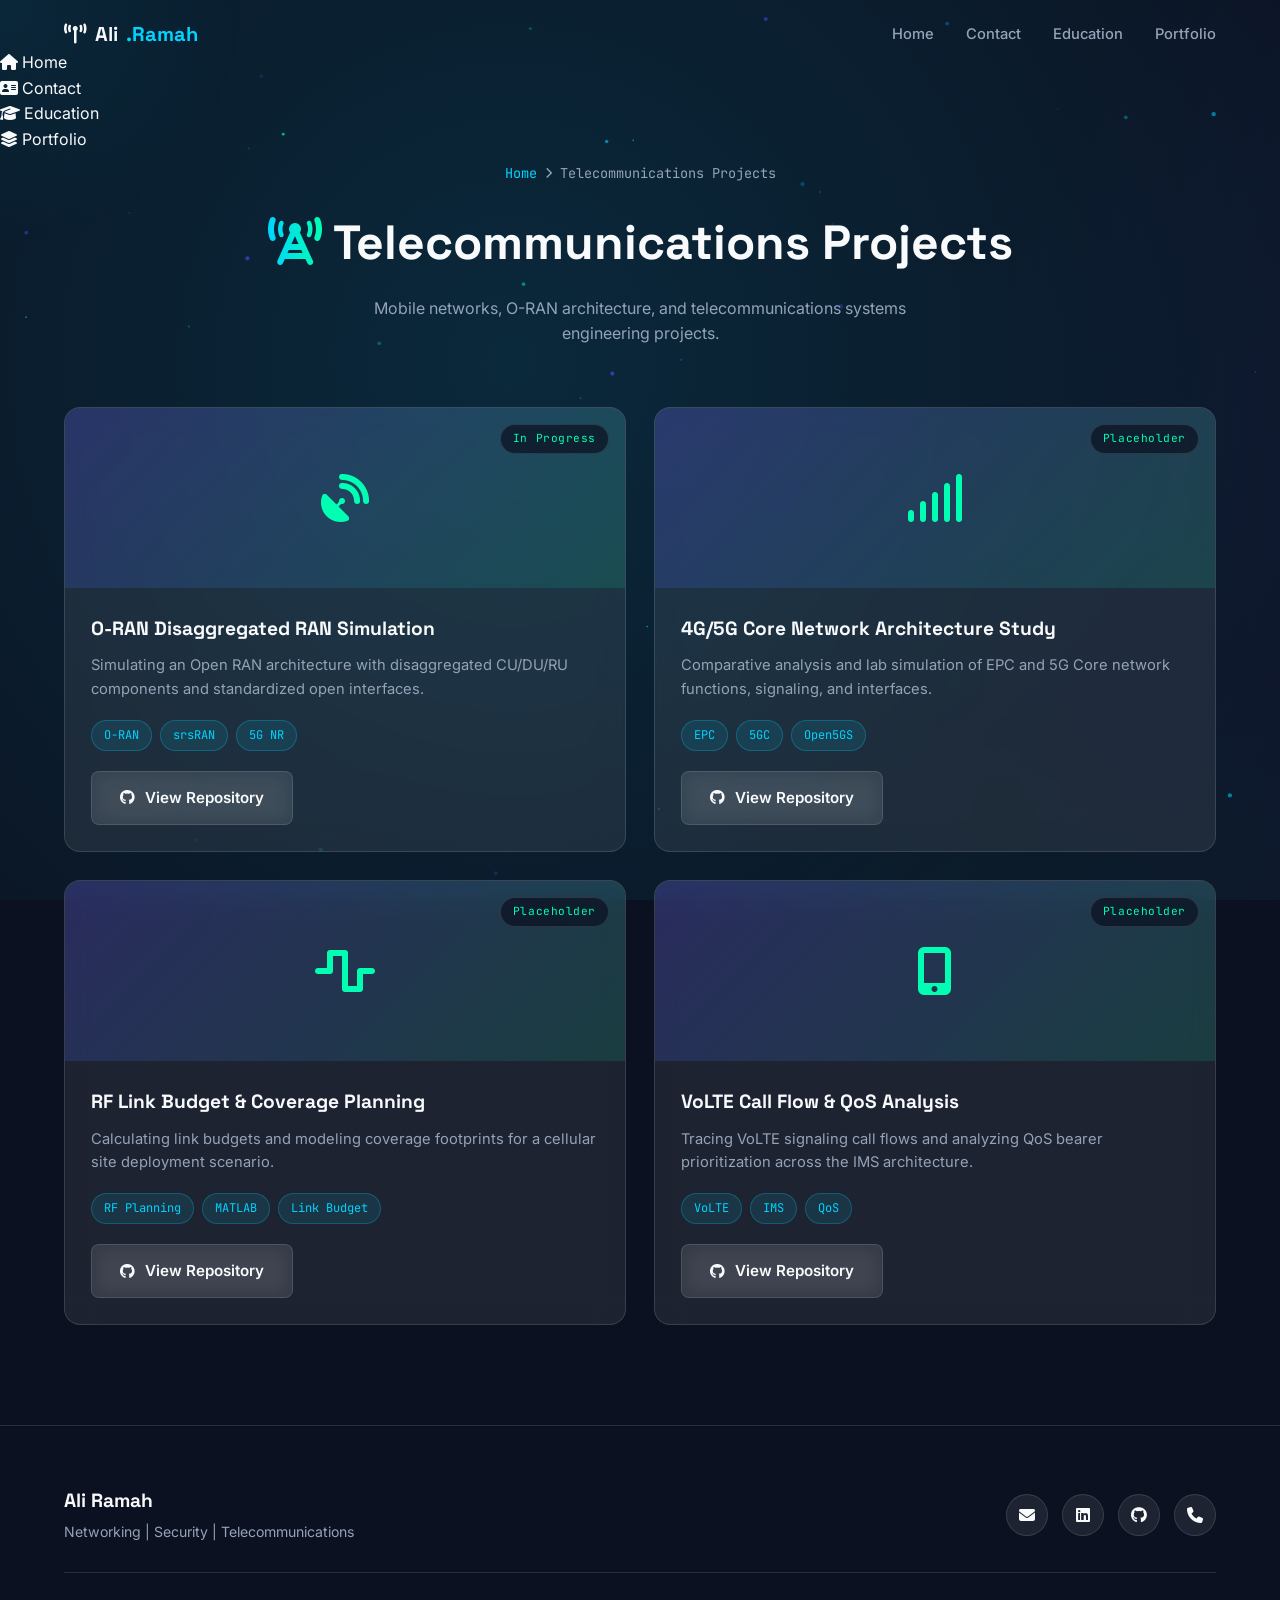
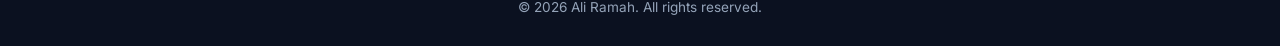
<file: telecom-projects.html>
<!DOCTYPE html>
<html lang="en">
<head>
  <meta charset="UTF-8" />
  <meta name="viewport" content="width=device-width, initial-scale=1.0" />
  <title>Telecommunications Projects | Ali Ramah</title>
  <meta name="description" content="Mobile networks, O-RAN and telecommunications projects by Ali Ramah." />
  <link rel="icon" href="assets/profile-placeholder.svg" type="image/svg+xml" />
  <link rel="preconnect" href="https://fonts.googleapis.com">
  <link href="https://fonts.googleapis.com/css2?family=Space+Grotesk:wght@500;600;700&family=Inter:wght@400;500;600&family=JetBrains+Mono:wght@400;500&display=swap" rel="stylesheet">
  <link rel="stylesheet" href="https://cdnjs.cloudflare.com/ajax/libs/font-awesome/6.5.1/css/all.min.css" integrity="sha512-DTOQO9RWCH3ppGqcWaEA1BIZOC6xxalwEsw9c2QQeAIftl+Vegovlnee1c9QX4TctnWMn13TZye+giMm8e2LwA==" crossorigin="anonymous" referrerpolicy="no-referrer" />
  <link rel="stylesheet" href="style.css" />
</head>
<body>

  <div class="gradient-bg" aria-hidden="true"></div>
  <canvas id="particles-canvas" aria-hidden="true"></canvas>
  <div class="cursor-glow" aria-hidden="true"></div>

  <header class="navbar">
    <nav class="container nav-inner">
      <a href="index.html" class="logo"><i class="fa-solid fa-tower-broadcast"></i> Ali<span>.Ramah</span></a>
      <ul class="nav-links">
        <li><a href="index.html#home">Home</a></li>
        <li><a href="index.html#contact">Contact</a></li>
        <li><a href="index.html#education">Education</a></li>
        <li><a href="index.html#portfolio">Portfolio</a></li>
      </ul>
      <button class="nav-toggle" aria-label="Toggle navigation menu" aria-expanded="false">
        <span></span><span></span><span></span>
      </button>
    </nav>
    <ul class="nav-menu-mobile">
      <li><a href="index.html#home"><i class="fa-solid fa-house"></i> Home</a></li>
      <li><a href="index.html#contact"><i class="fa-solid fa-address-card"></i> Contact</a></li>
      <li><a href="index.html#education"><i class="fa-solid fa-graduation-cap"></i> Education</a></li>
      <li><a href="index.html#portfolio"><i class="fa-solid fa-layer-group"></i> Portfolio</a></li>
    </ul>
  </header>

  <main>
  <section class="page-hero container">
    <div class="breadcrumb"><a href="index.html">Home</a> <i class="fa-solid fa-chevron-right" style="font-size:0.7rem;"></i> Telecommunications Projects</div>
    <h1><i class="fa-solid fa-tower-cell gradient-text"></i> Telecommunications Projects</h1>
    <p>Mobile networks, O-RAN architecture, and telecommunications systems engineering projects.</p>
  </section>

  <section class="section" style="padding-top:0;">
    <div class="container">
      <div class="project-grid">

        <article class="glass-card project-card reveal">
          <div class="project-banner"><i class="fa-solid fa-satellite-dish"></i><span class="project-status">In Progress</span></div>
          <div class="project-content">
            <h3>O-RAN Disaggregated RAN Simulation</h3>
            <p>Simulating an Open RAN architecture with disaggregated CU/DU/RU components and standardized open interfaces.</p>
            <div class="tag-list">
              <span class="tag">O-RAN</span>
              <span class="tag">srsRAN</span>
              <span class="tag">5G NR</span>
            </div>
            <a href="#" class="btn btn-outline"><i class="fa-brands fa-github"></i> View Repository</a>
          </div>
        </article>

        <article class="glass-card project-card reveal">
          <div class="project-banner"><i class="fa-solid fa-signal"></i><span class="project-status">Placeholder</span></div>
          <div class="project-content">
            <h3>4G/5G Core Network Architecture Study</h3>
            <p>Comparative analysis and lab simulation of EPC and 5G Core network functions, signaling, and interfaces.</p>
            <div class="tag-list">
              <span class="tag">EPC</span>
              <span class="tag">5GC</span>
              <span class="tag">Open5GS</span>
            </div>
            <a href="#" class="btn btn-outline"><i class="fa-brands fa-github"></i> View Repository</a>
          </div>
        </article>

        <article class="glass-card project-card reveal">
          <div class="project-banner"><i class="fa-solid fa-wave-square"></i><span class="project-status">Placeholder</span></div>
          <div class="project-content">
            <h3>RF Link Budget &amp; Coverage Planning</h3>
            <p>Calculating link budgets and modeling coverage footprints for a cellular site deployment scenario.</p>
            <div class="tag-list">
              <span class="tag">RF Planning</span>
              <span class="tag">MATLAB</span>
              <span class="tag">Link Budget</span>
            </div>
            <a href="#" class="btn btn-outline"><i class="fa-brands fa-github"></i> View Repository</a>
          </div>
        </article>

        <article class="glass-card project-card reveal">
          <div class="project-banner"><i class="fa-solid fa-mobile-screen-button"></i><span class="project-status">Placeholder</span></div>
          <div class="project-content">
            <h3>VoLTE Call Flow &amp; QoS Analysis</h3>
            <p>Tracing VoLTE signaling call flows and analyzing QoS bearer prioritization across the IMS architecture.</p>
            <div class="tag-list">
              <span class="tag">VoLTE</span>
              <span class="tag">IMS</span>
              <span class="tag">QoS</span>
            </div>
            <a href="#" class="btn btn-outline"><i class="fa-brands fa-github"></i> View Repository</a>
          </div>
        </article>

      </div>
    </div>
  </section>
  </main>

  <footer class="footer">
    <div class="container">
      <div class="footer-inner">
        <div class="footer-brand">
          <h3>Ali Ramah</h3>
          <p>Networking | Security | Telecommunications</p>
        </div>
        <div class="footer-socials">
          <a href="mailto:ali.ramah@example.com" aria-label="Email"><i class="fa-solid fa-envelope"></i></a>
          <a href="https://linkedin.com/in/ali-ramah" target="_blank" rel="noopener noreferrer" aria-label="LinkedIn"><i class="fa-brands fa-linkedin"></i></a>
          <a href="https://github.com/ali-ramah" target="_blank" rel="noopener noreferrer" aria-label="GitHub"><i class="fa-brands fa-github"></i></a>
          <a href="tel:+201000000000" aria-label="Phone"><i class="fa-solid fa-phone"></i></a>
        </div>
      </div>
      <div class="footer-bottom">&copy; <span id="year"></span> Ali Ramah. All rights reserved.</div>
    </div>
  </footer>

  <button class="back-to-top" aria-label="Back to top"><i class="fa-solid fa-arrow-up"></i></button>

  <script src="script.js"></script>
  <script>document.getElementById('year').textContent = new Date().getFullYear();</script>
</body>
</html>
</file>
<file: style.css>
/* ============================================================
   Ali Ramah — Portfolio Stylesheet
   Theme: Dark / Glassmorphism / Network-Security aesthetic
   ============================================================ */

/* ---------- Design Tokens ---------- */
:root {
  --color-primary: #00D4FF;
  --color-secondary: #4F46E5;
  --color-accent: #00FFB2;
  --color-bg: #0B1120;
  --color-bg-alt: #0E1626;
  --color-card: rgba(255, 255, 255, 0.08);
  --color-card-border: rgba(255, 255, 255, 0.12);
  --color-text: #F8FAFC;
  --color-text-dim: #94A3B8;

  --font-display: 'Space Grotesk', 'Segoe UI', sans-serif;
  --font-body: 'Inter', 'Segoe UI', sans-serif;
  --font-mono: 'JetBrains Mono', 'Courier New', monospace;

  --radius-sm: 8px;
  --radius-md: 16px;
  --radius-lg: 24px;

  --transition-fast: 0.2s ease;
  --transition-med: 0.4s cubic-bezier(0.16, 1, 0.3, 1);
  --transition-slow: 0.8s cubic-bezier(0.16, 1, 0.3, 1);

  --shadow-glow-primary: 0 0 24px rgba(0, 212, 255, 0.35);
  --shadow-glow-accent: 0 0 24px rgba(0, 255, 178, 0.3);
  --max-width: 1200px;
}

/* ---------- Reset ---------- */
* { margin: 0; padding: 0; box-sizing: border-box; }

html {
  scroll-behavior: smooth;
  font-size: 16px;
}

body {
  background: var(--color-bg);
  color: var(--color-text);
  font-family: var(--font-body);
  line-height: 1.6;
  overflow-x: hidden;
  position: relative;
}

img { max-width: 100%; display: block; }
a { text-decoration: none; color: inherit; }
ul { list-style: none; }
button { font-family: inherit; cursor: pointer; border: none; background: none; }

::selection { background: var(--color-primary); color: var(--color-bg); }

/* Scrollbar */
::-webkit-scrollbar { width: 10px; }
::-webkit-scrollbar-track { background: var(--color-bg); }
::-webkit-scrollbar-thumb {
  background: linear-gradient(var(--color-primary), var(--color-secondary));
  border-radius: 10px;
}

/* Respect reduced motion preference */
@media (prefers-reduced-motion: reduce) {
  *, *::before, *::after {
    animation-duration: 0.01ms !important;
    animation-iteration-count: 1 !important;
    transition-duration: 0.01ms !important;
    scroll-behavior: auto !important;
  }
}

/* ---------- Animated Gradient Background ---------- */
.gradient-bg {
  position: fixed;
  inset: 0;
  z-index: -2;
  background:
    radial-gradient(circle at 20% 20%, rgba(0, 212, 255, 0.12), transparent 40%),
    radial-gradient(circle at 80% 30%, rgba(79, 70, 229, 0.15), transparent 45%),
    radial-gradient(circle at 50% 80%, rgba(0, 255, 178, 0.08), transparent 40%),
    var(--color-bg);
  background-size: 200% 200%;
  animation: gradientShift 18s ease infinite;
}

@keyframes gradientShift {
  0% { background-position: 0% 0%; }
  50% { background-position: 100% 100%; }
  100% { background-position: 0% 0%; }
}

/* Particle canvas */
#particles-canvas {
  position: fixed;
  inset: 0;
  z-index: -1;
  pointer-events: none;
}

/* Mouse-tracking glow */
.cursor-glow {
  position: fixed;
  width: 500px;
  height: 500px;
  border-radius: 50%;
  background: radial-gradient(circle, rgba(0, 212, 255, 0.07), transparent 70%);
  pointer-events: none;
  z-index: 0;
  transform: translate(-50%, -50%);
  transition: opacity 0.3s ease;
  will-change: transform;
}

/* ---------- Utility ---------- */
.container {
  max-width: var(--max-width);
  margin: 0 auto;
  padding: 0 24px;
}

.section {
  position: relative;
  padding: 100px 0;
  z-index: 1;
}

.section-header {
  text-align: center;
  margin-bottom: 56px;
}

.section-eyebrow {
  font-family: var(--font-mono);
  font-size: 0.85rem;
  letter-spacing: 0.15em;
  text-transform: uppercase;
  color: var(--color-primary);
  display: inline-flex;
  align-items: center;
  gap: 8px;
  margin-bottom: 12px;
}

.section-eyebrow::before {
  content: '';
  width: 6px;
  height: 6px;
  border-radius: 50%;
  background: var(--color-accent);
  box-shadow: 0 0 8px var(--color-accent);
}

.section-title {
  font-family: var(--font-display);
  font-size: clamp(1.8rem, 4vw, 2.6rem);
  font-weight: 700;
  letter-spacing: -0.01em;
}

.section-subtitle {
  color: var(--color-text-dim);
  max-width: 560px;
  margin: 12px auto 0;
}

.gradient-text {
  background: linear-gradient(90deg, var(--color-primary), var(--color-accent));
  -webkit-background-clip: text;
  background-clip: text;
  color: transparent;
}

/* Reveal on scroll */
.reveal {
  opacity: 0;
  transform: translateY(30px);
  transition: opacity 0.8s cubic-bezier(0.16, 1, 0.3, 1), transform 0.8s cubic-bezier(0.16, 1, 0.3, 1);
}
.reveal.visible {
  opacity: 1;
  transform: translateY(0);
}

/* ---------- Buttons ---------- */
.btn {
  position: relative;
  overflow: hidden;
  display: inline-flex;
  align-items: center;
  gap: 10px;
  padding: 14px 28px;
  border-radius: var(--radius-sm);
  font-weight: 600;
  font-size: 0.95rem;
  transition: transform var(--transition-fast), box-shadow var(--transition-fast), background var(--transition-fast);
  isolation: isolate;
}

.btn-primary {
  background: linear-gradient(135deg, var(--color-primary), var(--color-secondary));
  color: #fff;
  box-shadow: var(--shadow-glow-primary);
}
.btn-primary:hover { transform: translateY(-3px); box-shadow: 0 8px 30px rgba(0, 212, 255, 0.45); }

.btn-outline {
  background: var(--color-card);
  border: 1px solid var(--color-card-border);
  color: var(--color-text);
  backdrop-filter: blur(10px);
}
.btn-outline:hover {
  border-color: var(--color-primary);
  transform: translateY(-3px);
  box-shadow: var(--shadow-glow-primary);
}

/* Ripple */
.ripple {
  position: absolute;
  border-radius: 50%;
  background: rgba(255, 255, 255, 0.5);
  transform: scale(0);
  animation: rippleEffect 0.6s ease-out;
  pointer-events: none;
  z-index: -1;
}
@keyframes rippleEffect {
  to { transform: scale(3); opacity: 0; }
}

/* ---------- Navbar ---------- */
.navbar {
  position: fixed;
  top: 0;
  left: 0;
  right: 0;
  z-index: 100;
  padding: 18px 0;
  transition: background var(--transition-fast), padding var(--transition-fast), border-color var(--transition-fast);
  border-bottom: 1px solid transparent;
}
.navbar.scrolled {
  background: rgba(11, 17, 32, 0.85);
  backdrop-filter: blur(16px);
  padding: 12px 0;
  border-bottom: 1px solid var(--color-card-border);
}
.nav-inner {
  display: flex;
  align-items: center;
  justify-content: space-between;
}
.logo {
  font-family: var(--font-display);
  font-weight: 700;
  font-size: 1.25rem;
  display: flex;
  align-items: center;
  gap: 8px;
}
.logo span { color: var(--color-primary); }
.nav-links {
  display: flex;
  gap: 32px;
  align-items: center;
}
.nav-links a {
  font-size: 0.92rem;
  font-weight: 500;
  color: var(--color-text-dim);
  position: relative;
  transition: color var(--transition-fast);
}
.nav-links a:hover { color: var(--color-text); }
.nav-links a::after {
  content: '';
  position: absolute;
  left: 0;
  bottom: -6px;
  width: 0;
  height: 2px;
  background: linear-gradient(90deg, var(--color-primary), var(--color-accent));
  transition: width var(--transition-fast);
}
.nav-links a:hover::after { width: 100%; }
.nav-links a.active { color: var(--color-primary); }
.nav-links a.active::after { width: 100%; }

.nav-toggle {
  display: none;
  flex-direction: column;
  gap: 5px;
  z-index: 110;
}
.nav-toggle span {
  width: 26px;
  height: 2px;
  background: var(--color-text);
  border-radius: 2px;
  transition: transform var(--transition-fast), opacity var(--transition-fast);
}

/* ---------- Hero ---------- */
.hero {
  min-height: 100vh;
  display: flex;
  align-items: center;
  position: relative;
  padding-top: 100px;
  overflow: hidden;
}

.hero-grid {
  display: grid;
  grid-template-columns: 1.1fr 0.9fr;
  align-items: center;
  gap: 48px;
}

.hero-text { animation: fadeInUp 1s ease both; }

.hero-badge {
  display: inline-flex;
  align-items: center;
  gap: 8px;
  padding: 8px 16px;
  border-radius: 100px;
  background: var(--color-card);
  border: 1px solid var(--color-card-border);
  font-family: var(--font-mono);
  font-size: 0.8rem;
  color: var(--color-accent);
  margin-bottom: 24px;
}
.hero-badge i { color: var(--color-accent); }

.hero-name {
  font-family: var(--font-display);
  font-size: clamp(2.4rem, 6vw, 4.2rem);
  font-weight: 700;
  line-height: 1.05;
  margin-bottom: 14px;
  letter-spacing: -0.02em;
}

.hero-title {
  font-size: clamp(1.1rem, 2vw, 1.5rem);
  font-weight: 600;
  color: var(--color-primary);
  margin-bottom: 14px;
}

.hero-subtitle {
  font-family: var(--font-mono);
  color: var(--color-text-dim);
  font-size: 0.98rem;
  margin-bottom: 36px;
  display: flex;
  flex-wrap: wrap;
  gap: 10px 14px;
}
.hero-subtitle .sep { color: var(--color-secondary); }

.hero-actions {
  display: flex;
  flex-wrap: wrap;
  gap: 16px;
}

/* Hero visual / floating image */
.hero-visual {
  display: flex;
  justify-content: center;
  position: relative;
  animation: fadeIn 1.4s ease both;
}

.profile-ring {
  position: relative;
  width: 320px;
  height: 320px;
  display: flex;
  align-items: center;
  justify-content: center;
  animation: floatY 6s ease-in-out infinite;
}

.profile-ring::before {
  content: '';
  position: absolute;
  inset: -16px;
  border-radius: 50%;
  background: conic-gradient(from 0deg, var(--color-primary), var(--color-secondary), var(--color-accent), var(--color-primary));
  filter: blur(2px);
  animation: spin 8s linear infinite;
  opacity: 0.85;
}

.profile-ring::after {
  content: '';
  position: absolute;
  inset: 0;
  border-radius: 50%;
  background: var(--color-bg);
}

.profile-img {
  position: relative;
  width: 290px;
  height: 290px;
  border-radius: 50%;
  object-fit: cover;
  z-index: 2;
  border: 4px solid var(--color-bg);
  box-shadow: var(--shadow-glow-primary);
}

@keyframes floatY {
  0%, 100% { transform: translateY(0); }
  50% { transform: translateY(-18px); }
}
@keyframes spin {
  to { transform: rotate(360deg); }
}
@keyframes fadeInUp {
  from { opacity: 0; transform: translateY(40px); }
  to { opacity: 1; transform: translateY(0); }
}
@keyframes fadeIn {
  from { opacity: 0; }
  to { opacity: 1; }
}

.scroll-indicator {
  position: absolute;
  bottom: 32px;
  left: 50%;
  transform: translateX(-50%);
  display: flex;
  flex-direction: column;
  align-items: center;
  gap: 8px;
  color: var(--color-text-dim);
  font-size: 0.75rem;
  font-family: var(--font-mono);
  letter-spacing: 0.1em;
}
.scroll-indicator .mouse {
  width: 22px;
  height: 36px;
  border: 2px solid var(--color-text-dim);
  border-radius: 12px;
  position: relative;
}
.scroll-indicator .mouse::before {
  content: '';
  position: absolute;
  top: 6px;
  left: 50%;
  width: 4px;
  height: 8px;
  background: var(--color-primary);
  border-radius: 2px;
  transform: translateX(-50%);
  animation: scrollDot 1.6s ease infinite;
}
@keyframes scrollDot {
  0% { opacity: 1; transform: translate(-50%, 0); }
  100% { opacity: 0; transform: translate(-50%, 14px); }
}

/* ---------- Glass Card base ---------- */
.glass-card {
  background: var(--color-card);
  border: 1px solid var(--color-card-border);
  border-radius: var(--radius-md);
  backdrop-filter: blur(14px);
  position: relative;
  transition: transform var(--transition-med), box-shadow var(--transition-med), border-color var(--transition-med);
}

/* Animated border glow on hover (tracked via JS custom props --mx/--my) */
.glow-border {
  position: relative;
  overflow: hidden;
}
.glow-border::before {
  content: '';
  position: absolute;
  inset: 0;
  border-radius: inherit;
  background: radial-gradient(180px circle at var(--mx, 50%) var(--my, 50%), rgba(0, 212, 255, 0.18), transparent 60%);
  opacity: 0;
  transition: opacity var(--transition-fast);
  pointer-events: none;
}
.glow-border:hover::before { opacity: 1; }

/* ---------- Contact Section ---------- */
.contact-grid {
  display: grid;
  grid-template-columns: repeat(4, 1fr);
  gap: 24px;
}

.contact-card {
  padding: 32px 24px;
  text-align: center;
  cursor: pointer;
}
.contact-card:hover {
  transform: translateY(-8px);
  border-color: var(--color-primary);
  box-shadow: var(--shadow-glow-primary);
}
.contact-icon {
  width: 64px;
  height: 64px;
  margin: 0 auto 18px;
  border-radius: 50%;
  display: flex;
  align-items: center;
  justify-content: center;
  background: linear-gradient(135deg, rgba(0,212,255,0.15), rgba(79,70,229,0.15));
  font-size: 1.6rem;
  color: var(--color-primary);
  transition: transform var(--transition-med);
}
.contact-card:hover .contact-icon { transform: scale(1.12) rotate(-4deg); }
.contact-card h3 { font-size: 1rem; margin-bottom: 6px; font-family: var(--font-display); }
.contact-card p { color: var(--color-text-dim); font-size: 0.88rem; word-break: break-word; }

/* ---------- Education / Timeline ---------- */
.timeline {
  position: relative;
  max-width: 760px;
  margin: 0 auto;
  padding-left: 48px;
  border-left: 2px solid var(--color-card-border);
}
.timeline-item {
  position: relative;
  padding: 28px 32px;
  margin-bottom: 8px;
}
.timeline-item::before {
  content: '';
  position: absolute;
  left: -56px;
  top: 32px;
  width: 18px;
  height: 18px;
  border-radius: 50%;
  background: var(--color-bg);
  border: 3px solid var(--color-primary);
  box-shadow: 0 0 14px rgba(0, 212, 255, 0.6);
}
.timeline-icon {
  width: 52px;
  height: 52px;
  border-radius: var(--radius-sm);
  display: flex;
  align-items: center;
  justify-content: center;
  background: linear-gradient(135deg, var(--color-secondary), var(--color-primary));
  font-size: 1.4rem;
  margin-bottom: 16px;
  box-shadow: var(--shadow-glow-primary);
}
.timeline-item h3 { font-family: var(--font-display); font-size: 1.25rem; margin-bottom: 6px; }
.timeline-item .org { color: var(--color-primary); font-weight: 600; margin-bottom: 4px; }
.timeline-item .date {
  font-family: var(--font-mono);
  color: var(--color-text-dim);
  font-size: 0.85rem;
  display: inline-block;
  margin-bottom: 12px;
}
.timeline-item p { color: var(--color-text-dim); font-size: 0.92rem; }

/* ---------- Nav Cards (Main showcase) ---------- */
.nav-cards-grid {
  display: grid;
  grid-template-columns: repeat(3, 1fr);
  gap: 28px;
}
.nav-cards-grid .nav-card:nth-child(4),
.nav-cards-grid .nav-card:nth-child(5) {
  grid-column: span 1;
}

.nav-card {
  padding: 40px 32px;
  display: flex;
  flex-direction: column;
  gap: 18px;
  cursor: pointer;
  transform-style: preserve-3d;
  will-change: transform;
}
.nav-card .card-icon {
  width: 72px;
  height: 72px;
  border-radius: var(--radius-sm);
  display: flex;
  align-items: center;
  justify-content: center;
  font-size: 1.9rem;
  background: linear-gradient(135deg, rgba(0,212,255,0.18), rgba(79,70,229,0.18));
  color: var(--color-primary);
  transition: all var(--transition-med);
}
.nav-card:hover .card-icon {
  background: linear-gradient(135deg, var(--color-primary), var(--color-accent));
  color: var(--color-bg);
  box-shadow: var(--shadow-glow-accent);
  transform: scale(1.08);
}
.nav-card h3 { font-family: var(--font-display); font-size: 1.3rem; }
.nav-card p { color: var(--color-text-dim); font-size: 0.92rem; flex-grow: 1; }
.nav-card .card-link {
  font-size: 0.85rem;
  font-weight: 600;
  color: var(--color-accent);
  display: inline-flex;
  align-items: center;
  gap: 6px;
}
.nav-card .card-link i { transition: transform var(--transition-fast); }
.nav-card:hover .card-link i { transform: translateX(4px); }
.nav-card:hover {
  border-color: var(--color-primary);
  box-shadow: 0 20px 50px rgba(0, 212, 255, 0.18);
}

/* ---------- Footer ---------- */
.footer {
  position: relative;
  padding: 60px 0 28px;
  border-top: 1px solid var(--color-card-border);
  z-index: 1;
}
.footer-inner {
  display: flex;
  justify-content: space-between;
  align-items: center;
  flex-wrap: wrap;
  gap: 24px;
  margin-bottom: 28px;
}
.footer-brand h3 { font-family: var(--font-display); font-size: 1.2rem; margin-bottom: 4px; }
.footer-brand p { color: var(--color-text-dim); font-size: 0.88rem; }
.footer-socials { display: flex; gap: 14px; }
.footer-socials a {
  width: 42px;
  height: 42px;
  border-radius: 50%;
  display: flex;
  align-items: center;
  justify-content: center;
  background: var(--color-card);
  border: 1px solid var(--color-card-border);
  transition: all var(--transition-fast);
}
.footer-socials a:hover {
  color: var(--color-bg);
  background: linear-gradient(135deg, var(--color-primary), var(--color-accent));
  transform: translateY(-4px);
  box-shadow: var(--shadow-glow-primary);
}
.footer-bottom {
  text-align: center;
  padding-top: 24px;
  border-top: 1px solid var(--color-card-border);
  color: var(--color-text-dim);
  font-size: 0.85rem;
}

/* Back to top */
.back-to-top {
  position: fixed;
  bottom: 28px;
  right: 28px;
  width: 48px;
  height: 48px;
  border-radius: 50%;
  background: linear-gradient(135deg, var(--color-primary), var(--color-secondary));
  display: flex;
  align-items: center;
  justify-content: center;
  color: #fff;
  font-size: 1.1rem;
  box-shadow: var(--shadow-glow-primary);
  z-index: 90;
  opacity: 0;
  visibility: hidden;
  transform: translateY(20px);
  transition: all var(--transition-fast);
}
.back-to-top.show { opacity: 1; visibility: visible; transform: translateY(0); }
.back-to-top:hover { transform: translateY(-4px) scale(1.06); }

/* ============================================================
   Shared Page Styles (sub-pages)
   ============================================================ */
.page-hero {
  padding: 160px 0 60px;
  text-align: center;
  position: relative;
}
.page-hero h1 {
  font-family: var(--font-display);
  font-size: clamp(2rem, 5vw, 3rem);
  margin-bottom: 14px;
}
.page-hero p { color: var(--color-text-dim); max-width: 600px; margin: 0 auto; }
.breadcrumb {
  display: inline-flex;
  align-items: center;
  gap: 8px;
  font-family: var(--font-mono);
  font-size: 0.85rem;
  color: var(--color-text-dim);
  margin-bottom: 20px;
}
.breadcrumb a { color: var(--color-primary); }

/* Filters / search */
.toolbar {
  display: flex;
  flex-wrap: wrap;
  gap: 16px;
  justify-content: space-between;
  align-items: center;
  margin-bottom: 40px;
}
.search-box {
  position: relative;
  flex: 1;
  min-width: 240px;
  max-width: 380px;
}
.search-box input {
  width: 100%;
  padding: 14px 18px 14px 44px;
  border-radius: var(--radius-sm);
  background: var(--color-card);
  border: 1px solid var(--color-card-border);
  color: var(--color-text);
  font-family: var(--font-body);
  font-size: 0.92rem;
  transition: border-color var(--transition-fast), box-shadow var(--transition-fast);
}
.search-box input:focus {
  outline: none;
  border-color: var(--color-primary);
  box-shadow: var(--shadow-glow-primary);
}
.search-box i {
  position: absolute;
  left: 16px;
  top: 50%;
  transform: translateY(-50%);
  color: var(--color-text-dim);
}
.filter-group { display: flex; gap: 10px; flex-wrap: wrap; }
.filter-btn {
  padding: 10px 18px;
  border-radius: 100px;
  background: var(--color-card);
  border: 1px solid var(--color-card-border);
  color: var(--color-text-dim);
  font-size: 0.85rem;
  font-weight: 600;
  transition: all var(--transition-fast);
}
.filter-btn:hover { color: var(--color-text); border-color: var(--color-primary); }
.filter-btn.active {
  background: linear-gradient(135deg, var(--color-primary), var(--color-secondary));
  color: #fff;
  border-color: transparent;
}

/* Certification cards */
.cert-grid {
  display: grid;
  grid-template-columns: repeat(3, 1fr);
  gap: 28px;
}
.cert-card {
  overflow: hidden;
  display: flex;
  flex-direction: column;
}
.cert-card .cert-thumb {
  height: 160px;
  background: linear-gradient(135deg, rgba(0,212,255,0.18), rgba(79,70,229,0.22));
  display: flex;
  align-items: center;
  justify-content: center;
  font-size: 2.6rem;
  color: var(--color-primary);
  position: relative;
}
.cert-card .cert-thumb::after {
  content: '';
  position: absolute;
  inset: 0;
  background: repeating-linear-gradient(45deg, rgba(255,255,255,0.03) 0 2px, transparent 2px 12px);
}
.cert-body { padding: 24px; display: flex; flex-direction: column; gap: 10px; flex-grow: 1; }
.cert-body h3 { font-family: var(--font-display); font-size: 1.05rem; }
.cert-issuer { color: var(--color-primary); font-size: 0.85rem; font-weight: 600; }
.cert-date { color: var(--color-text-dim); font-size: 0.8rem; font-family: var(--font-mono); }
.cert-body .btn { margin-top: auto; align-self: flex-start; padding: 10px 20px; font-size: 0.85rem; }
.cert-card:hover { transform: translateY(-6px); border-color: var(--color-primary); box-shadow: var(--shadow-glow-primary); }

/* Project cards */
.project-grid {
  display: grid;
  grid-template-columns: repeat(2, 1fr);
  gap: 28px;
}
.project-card {
  padding: 0;
  overflow: hidden;
  display: flex;
  flex-direction: column;
}
.project-banner {
  height: 180px;
  background: linear-gradient(135deg, rgba(79,70,229,0.25), rgba(0,255,178,0.12));
  display: flex;
  align-items: center;
  justify-content: center;
  font-size: 3rem;
  color: var(--color-accent);
  position: relative;
}
.project-status {
  position: absolute;
  top: 16px;
  right: 16px;
  font-size: 0.7rem;
  font-family: var(--font-mono);
  padding: 5px 12px;
  border-radius: 100px;
  background: rgba(11,17,32,0.7);
  border: 1px solid var(--color-card-border);
  color: var(--color-accent);
  letter-spacing: 0.05em;
}
.project-content { padding: 26px; }
.project-content h3 { font-family: var(--font-display); font-size: 1.2rem; margin-bottom: 10px; }
.project-content p { color: var(--color-text-dim); font-size: 0.92rem; margin-bottom: 18px; }
.tag-list { display: flex; flex-wrap: wrap; gap: 8px; margin-bottom: 20px; }
.tag {
  font-size: 0.75rem;
  font-family: var(--font-mono);
  padding: 5px 12px;
  border-radius: 100px;
  background: rgba(0, 212, 255, 0.1);
  color: var(--color-primary);
  border: 1px solid rgba(0, 212, 255, 0.25);
}
.project-card:hover { transform: translateY(-6px); border-color: var(--color-secondary); box-shadow: 0 16px 40px rgba(79,70,229,0.25); }

/* Coming soon page */
.coming-soon {
  min-height: 80vh;
  display: flex;
  align-items: center;
  justify-content: center;
  text-align: center;
  position: relative;
}
.coming-soon-inner { max-width: 600px; padding: 0 24px; }
.network-anim {
  width: 220px;
  height: 220px;
  margin: 0 auto 36px;
  position: relative;
}
.network-anim svg { width: 100%; height: 100%; }
.network-anim .node {
  fill: var(--color-primary);
  filter: drop-shadow(0 0 6px var(--color-primary));
  animation: pulseNode 2.4s ease-in-out infinite;
}
.network-anim .node:nth-child(2) { animation-delay: 0.4s; }
.network-anim .node:nth-child(3) { animation-delay: 0.8s; }
.network-anim .node:nth-child(4) { animation-delay: 1.2s; }
.network-anim .node:nth-child(5) { animation-delay: 1.6s; }
.network-anim .link {
  stroke: var(--color-secondary);
  stroke-width: 1.5;
  stroke-dasharray: 6 6;
  animation: dashMove 3s linear infinite;
  opacity: 0.6;
}
@keyframes pulseNode {
  0%, 100% { r: 6; opacity: 0.8; }
  50% { r: 9; opacity: 1; }
}
@keyframes dashMove {
  to { stroke-dashoffset: -120; }
}
.coming-soon h1 {
  font-family: var(--font-display);
  font-size: clamp(2rem, 5vw, 2.8rem);
  margin-bottom: 16px;
}
.coming-soon p { color: var(--color-text-dim); margin-bottom: 36px; }
.progress-bar {
  width: 100%;
  height: 6px;
  border-radius: 100px;
  background: var(--color-card);
  overflow: hidden;
  margin-bottom: 36px;
}
.progress-bar .fill {
  height: 100%;
  width: 62%;
  border-radius: 100px;
  background: linear-gradient(90deg, var(--color-primary), var(--color-accent));
  box-shadow: var(--shadow-glow-primary);
  animation: fillGrow 1.6s ease both;
}
@keyframes fillGrow { from { width: 0; } }

/* ---------- Responsive ---------- */
@media (max-width: 1024px) {
  .nav-cards-grid { grid-template-columns: repeat(2, 1fr); }
  .contact-grid { grid-template-columns: repeat(2, 1fr); }
  .cert-grid { grid-template-columns: repeat(2, 1fr); }
  .hero-grid { grid-template-columns: 1fr; text-align: center; }
  .hero-visual { order: -1; }
  .hero-subtitle { justify-content: center; }
  .hero-actions { justify-content: center; }
}

@media (max-width: 768px) {
  .nav-links { display: none; }
  .nav-toggle { display: flex; }
  .nav-cards-grid { grid-template-columns: 1fr; }
  .contact-grid { grid-template-columns: 1fr 1fr; }
  .cert-grid { grid-template-columns: 1fr; }
  .project-grid { grid-template-columns: 1fr; }
  .profile-ring { width: 240px; height: 240px; }
  .profile-img { width: 210px; height: 210px; }
  .timeline { padding-left: 36px; }
  .timeline-item::before { left: -44px; }
  .footer-inner { flex-direction: column; text-align: center; }

  .nav-menu-mobile {
    position: fixed;
    top: 0;
    right: 0;
    height: 100vh;
    width: min(320px, 80vw);
    background: rgba(11,17,32,0.97);
    backdrop-filter: blur(20px);
    border-left: 1px solid var(--color-card-border);
    display: flex;
    flex-direction: column;
    gap: 28px;
    padding: 100px 32px;
    transform: translateX(100%);
    transition: transform var(--transition-med);
    z-index: 105;
  }
  .nav-menu-mobile.open { transform: translateX(0); }
  .nav-menu-mobile a { font-size: 1.05rem; font-weight: 600; }
}

@media (max-width: 480px) {
  .contact-grid { grid-template-columns: 1fr; }
  .section { padding: 70px 0; }
  .hero-actions { flex-direction: column; align-items: stretch; }
  .hero-actions .btn { justify-content: center; }
}
</file>
